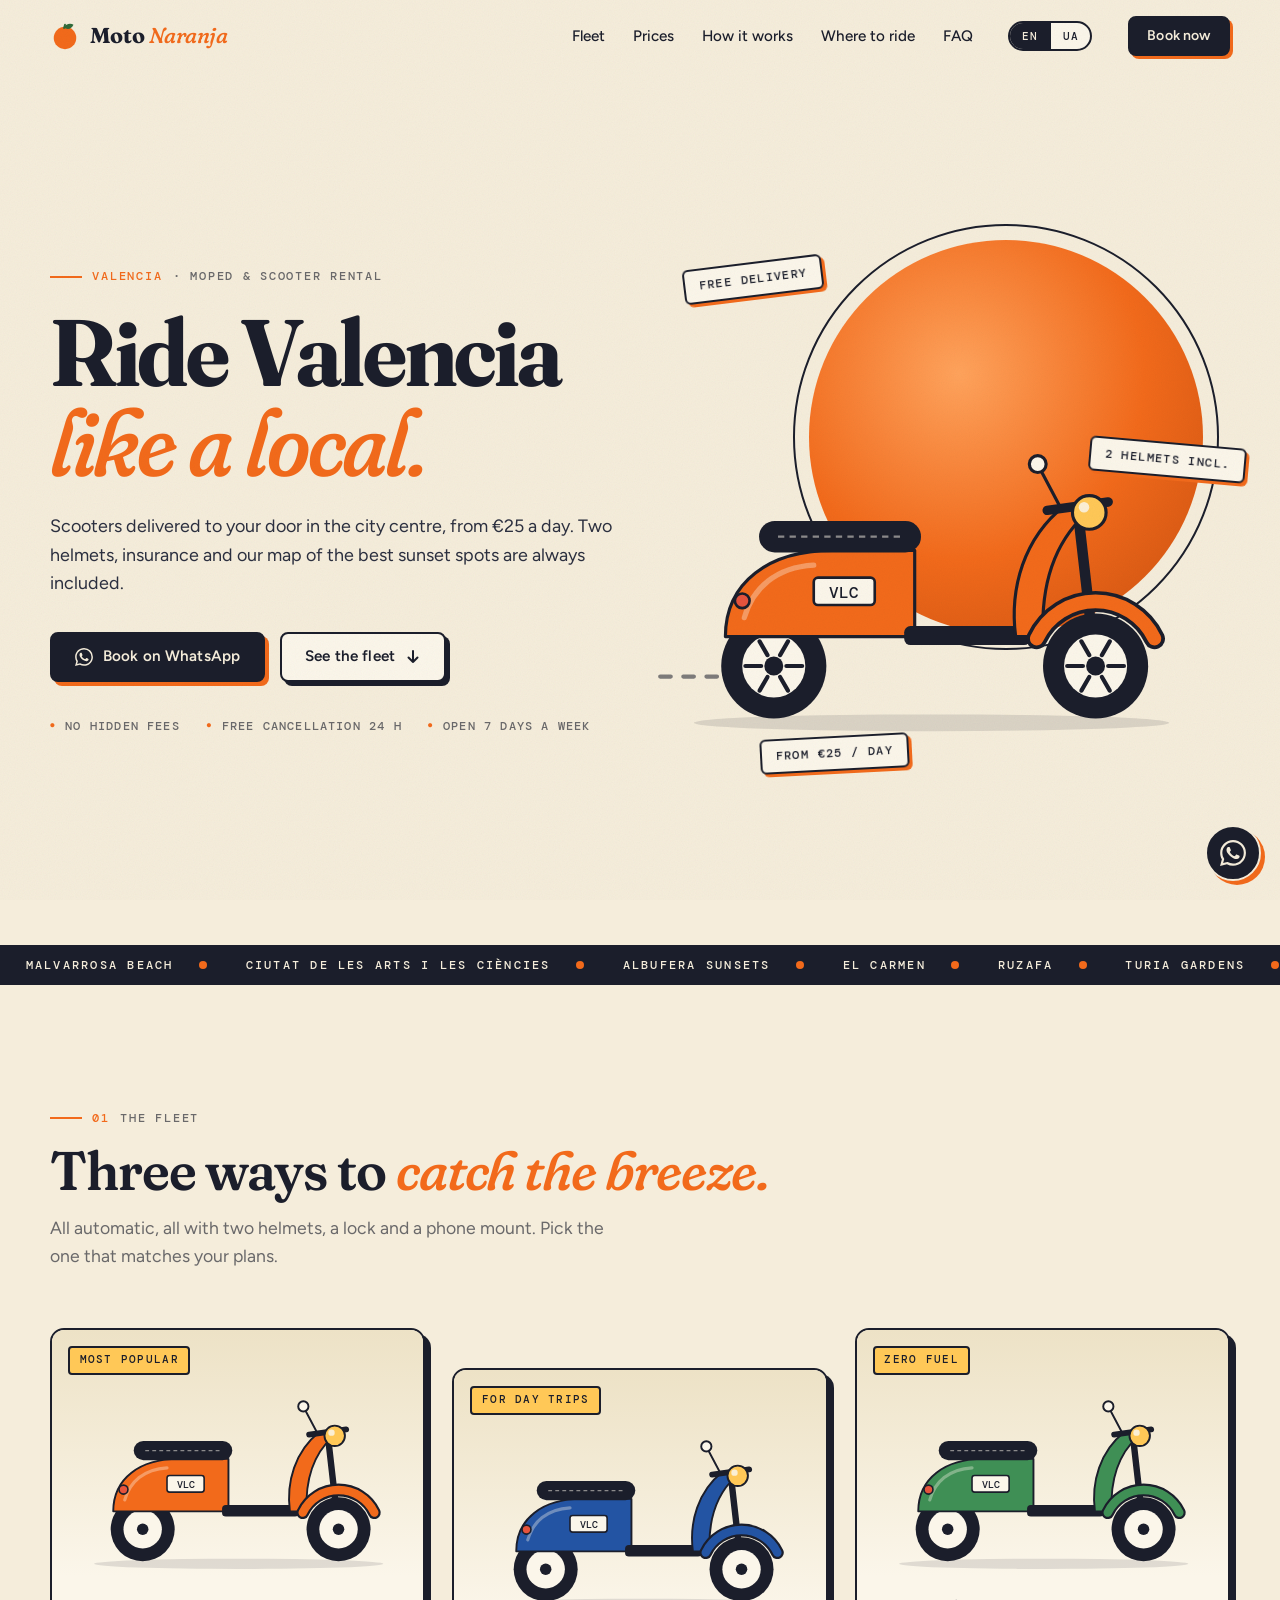
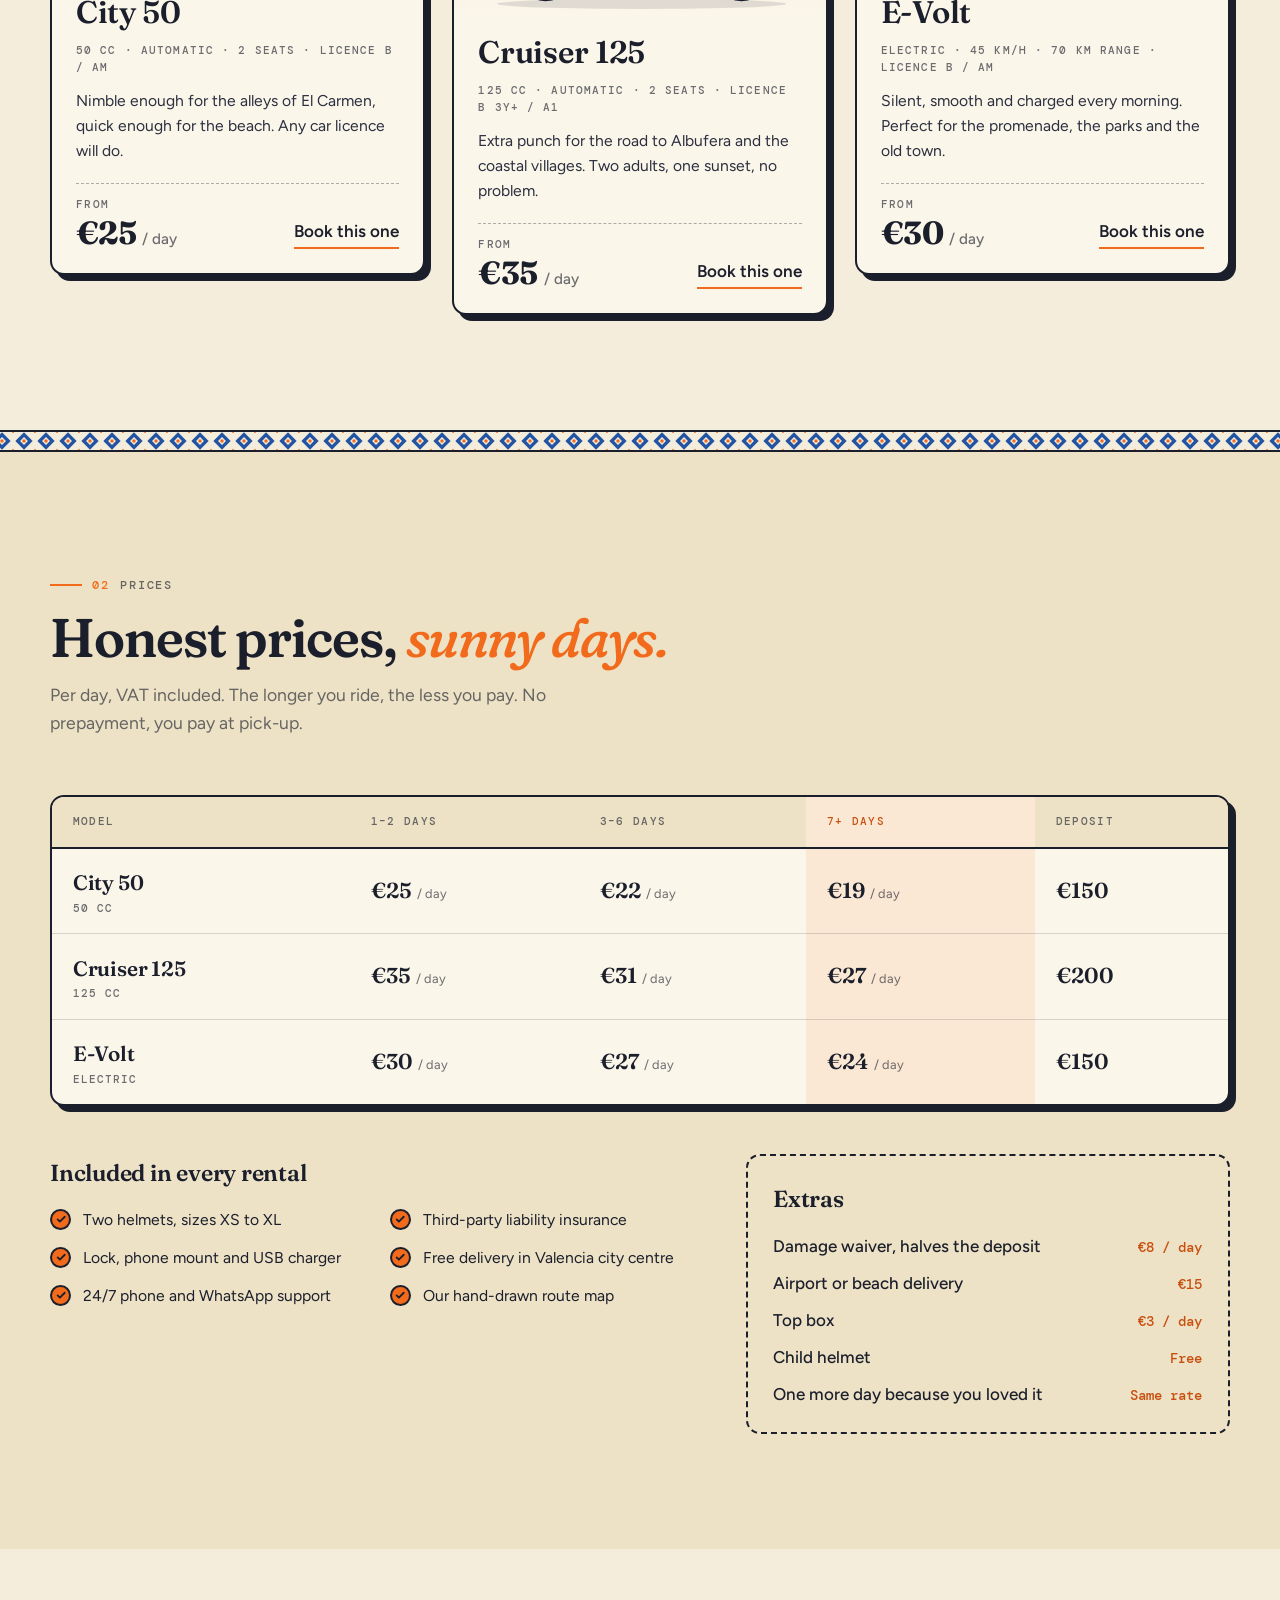
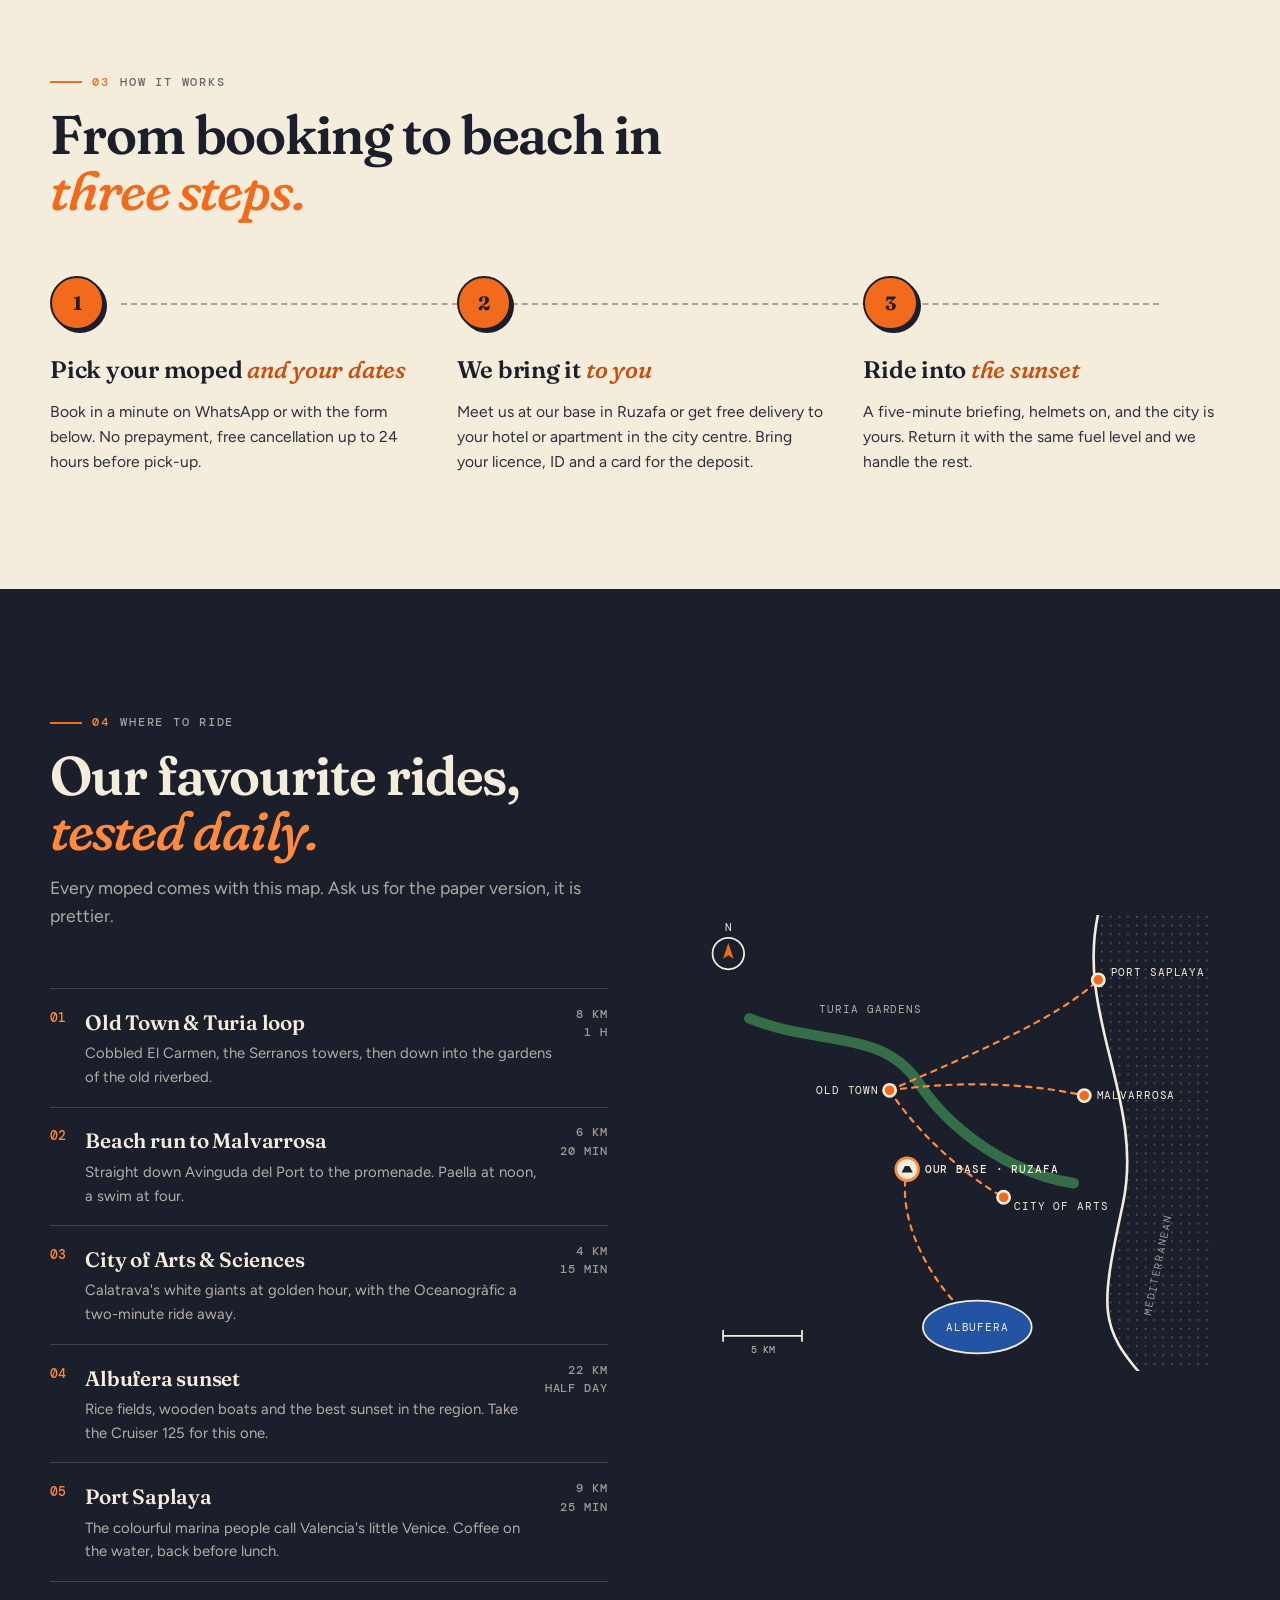
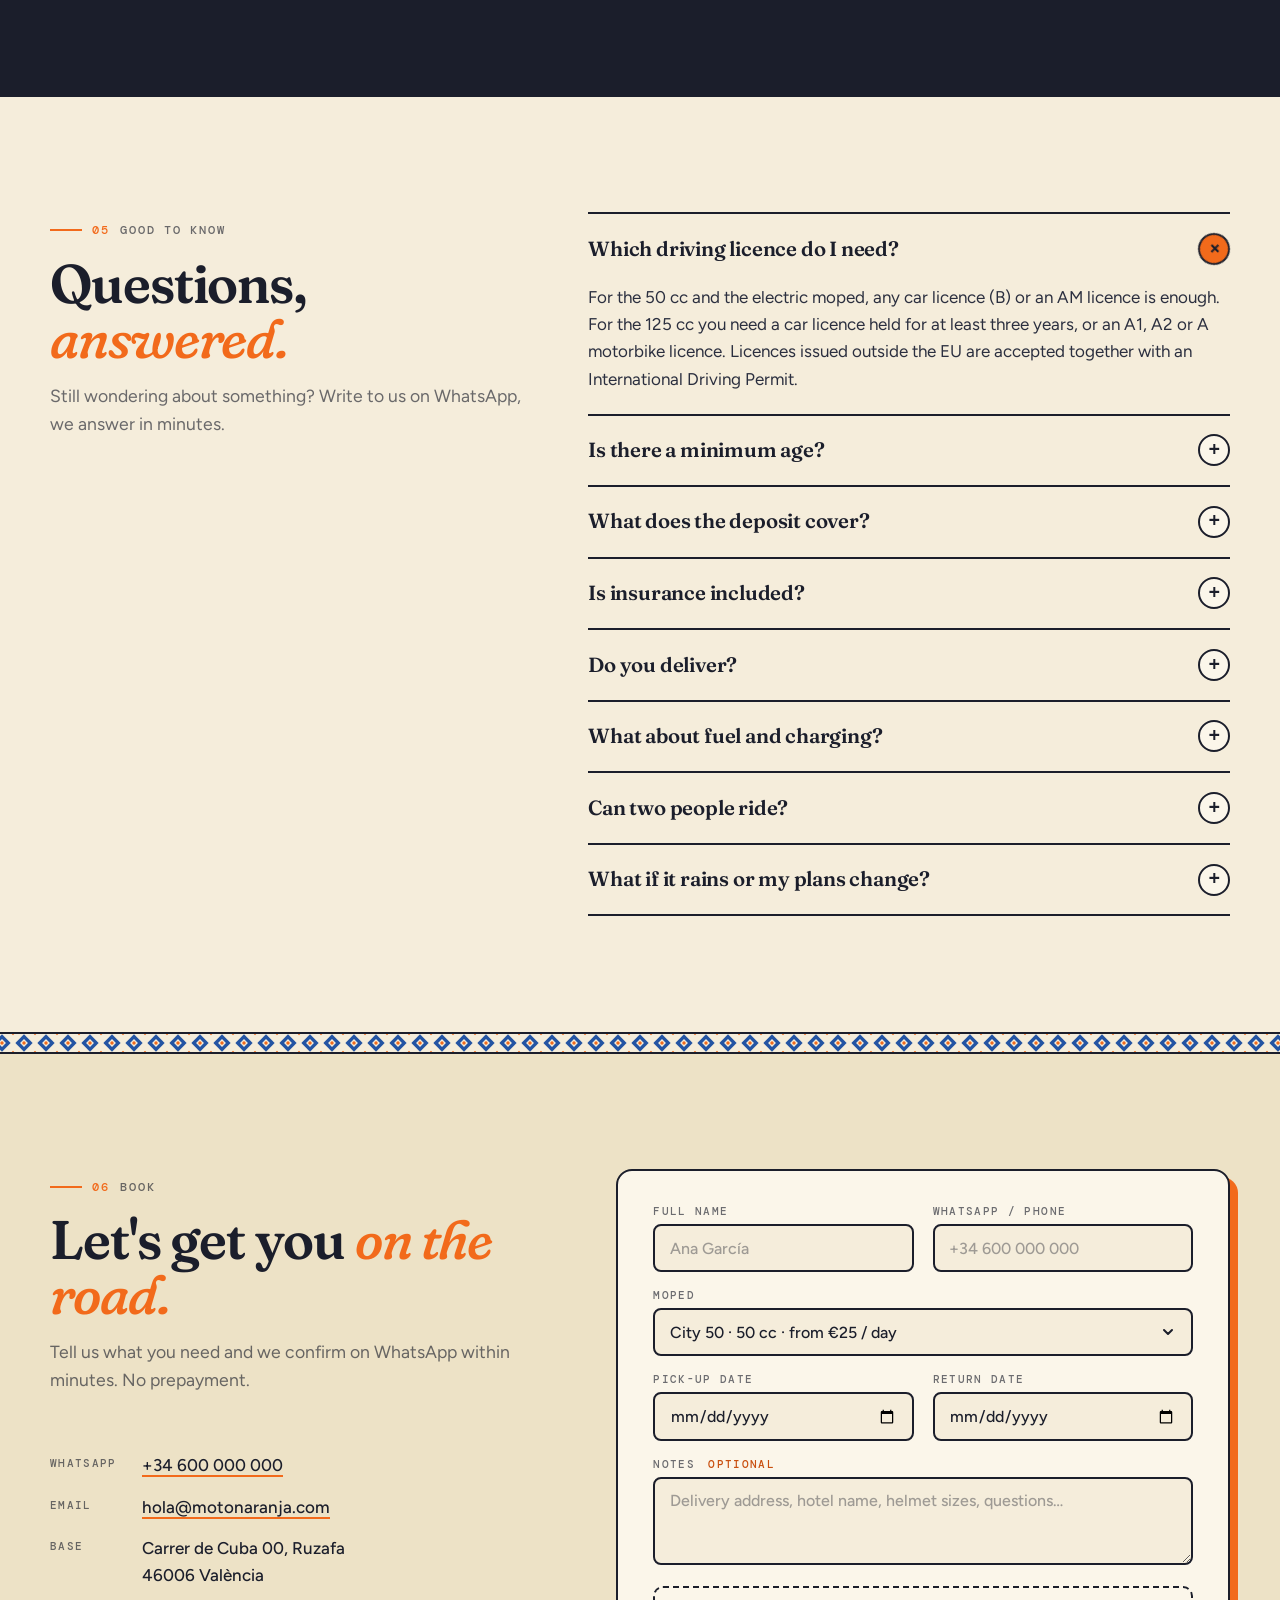
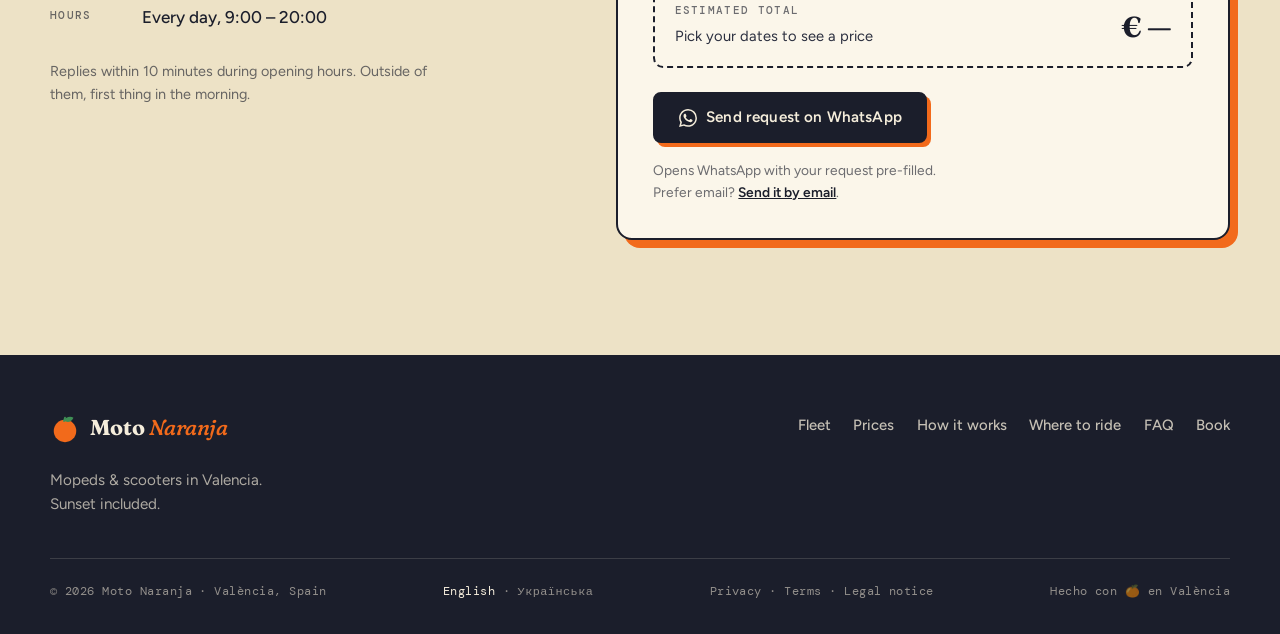
<file: index.html>
<!DOCTYPE html>
<html lang="en">
<head>
<meta charset="utf-8">
<meta name="viewport" content="width=device-width, initial-scale=1">
<title>Moto Naranja — Moped &amp; Scooter Rental in Valencia</title>
<meta name="description" content="Rent a moped or scooter in Valencia from €25 a day. Free delivery to your hotel in the city centre, two helmets and insurance included. Book on WhatsApp in a minute.">
<meta name="theme-color" content="#F26A1B">
<link rel="canonical" href="https://motonaranja.com/">
<link rel="alternate" hreflang="en" href="https://motonaranja.com/">
<link rel="alternate" hreflang="uk" href="https://motonaranja.com/uk/">
<link rel="alternate" hreflang="x-default" href="https://motonaranja.com/">
<meta property="og:type" content="website">
<meta property="og:title" content="Moto Naranja — Moped &amp; Scooter Rental in Valencia">
<meta property="og:description" content="Mopeds and scooters delivered to your door in Valencia, from €25 a day. Two helmets, insurance and the sunset included.">
<meta property="og:url" content="https://motonaranja.com/">
<meta property="og:locale" content="en_GB">
<link rel="icon" href="favicon.svg" type="image/svg+xml">
<link rel="preconnect" href="https://fonts.googleapis.com">
<link rel="preconnect" href="https://fonts.gstatic.com" crossorigin>
<link href="https://fonts.googleapis.com/css2?family=DM+Mono:wght@400;500&family=Figtree:wght@400;500;600;700&family=Fraunces:ital,opsz,wght,SOFT,WONK@0,9..144,500..900,0..100,0..1;1,9..144,500..900,0..100,0..1&display=swap" rel="stylesheet">
<link rel="stylesheet" href="assets/css/styles.css">
<script type="application/ld+json">
{
  "@context": "https://schema.org",
  "@type": "LocalBusiness",
  "name": "Moto Naranja",
  "description": "Moped and scooter rental in Valencia with free delivery in the city centre.",
  "url": "https://motonaranja.com/",
  "telephone": "+34600000000",
  "email": "hola@motonaranja.com",
  "priceRange": "€€",
  "address": {
    "@type": "PostalAddress",
    "streetAddress": "Carrer de Cuba 00",
    "addressLocality": "València",
    "postalCode": "46006",
    "addressCountry": "ES"
  },
  "areaServed": "València",
  "openingHoursSpecification": {
    "@type": "OpeningHoursSpecification",
    "dayOfWeek": ["Monday","Tuesday","Wednesday","Thursday","Friday","Saturday","Sunday"],
    "opens": "09:00",
    "closes": "20:00"
  }
}
</script>
</head>
<body>

<a class="skip" href="#main">Skip to content</a>

<!-- Shared scooter illustration. Colour it per instance with --moto. -->
<svg class="sprite" aria-hidden="true" focusable="false">
  <symbol id="scooter" viewBox="0 0 520 320">
    <ellipse cx="262" cy="306" rx="226" ry="8" style="fill:var(--ink)" opacity=".12"/>
    <path d="M402 112 L418 252" style="stroke:var(--ink)" stroke-width="10" stroke-linecap="round"/>
    <g>
      <circle cx="112" cy="252" r="50" style="fill:var(--ink)"/>
      <circle cx="112" cy="252" r="30" style="fill:var(--rim)"/>
      <circle cx="112" cy="252" r="9" style="fill:var(--ink)"/>
      <circle cx="418" cy="252" r="50" style="fill:var(--ink)"/>
      <circle cx="418" cy="252" r="30" style="fill:var(--rim)"/>
      <circle cx="418" cy="252" r="9" style="fill:var(--ink)"/>
    </g>
    <path d="M246 142 H168 C108 142 66 172 66 224 H246 Z" style="fill:var(--moto);stroke:var(--ink)" stroke-width="3" stroke-linejoin="round"/>
    <path d="M150 156 C114 158 92 178 84 206" fill="none" style="stroke:var(--rim)" stroke-width="5" stroke-linecap="round" opacity=".35"/>
    <rect x="236" y="214" width="120" height="18" rx="6" style="fill:var(--ink)"/>
    <path d="M342 224 C336 178 350 130 388 100 L408 108 C378 136 366 176 368 224 Z" style="fill:var(--moto);stroke:var(--ink)" stroke-width="3" stroke-linejoin="round"/>
    <path d="M362 226 A62 62 0 0 1 474 226" fill="none" style="stroke:var(--ink)" stroke-width="20" stroke-linecap="round"/>
    <path d="M362 226 A62 62 0 0 1 474 226" fill="none" style="stroke:var(--moto)" stroke-width="13" stroke-linecap="round"/>
    <path d="M372 104 L430 96" style="stroke:var(--ink)" stroke-width="9" stroke-linecap="round"/>
    <circle cx="412" cy="106" r="16" style="fill:var(--sol);stroke:var(--ink)" stroke-width="3"/>
    <circle cx="407" cy="101" r="5" style="fill:var(--rim)" opacity=".85"/>
    <path d="M384 100 L366 66" style="stroke:var(--ink)" stroke-width="3" stroke-linecap="round"/>
    <circle cx="363" cy="60" r="8" style="fill:var(--rim);stroke:var(--ink)" stroke-width="3"/>
    <rect x="98" y="114" width="154" height="30" rx="15" style="fill:var(--ink)"/>
    <path d="M116 129 H236" style="stroke:var(--rim)" stroke-width="2" stroke-dasharray="6 5" opacity=".5"/>
    <circle cx="82" cy="190" r="7" fill="#E5533D" style="stroke:var(--ink)" stroke-width="2.5"/>
    <rect x="150" y="168" width="58" height="26" rx="4" style="fill:var(--rim);stroke:var(--ink)" stroke-width="2.5"/>
    <text x="179" y="187" text-anchor="middle" font-family="DM Mono, ui-monospace, monospace" font-size="15" font-weight="500" style="fill:var(--ink)">VLC</text>
  </symbol>
</svg>

<header class="nav" id="top">
  <div class="wrap nav__inner">
    <a class="brand" href="#top" aria-label="Moto Naranja, home">
      <svg width="30" height="30" viewBox="0 0 32 32" aria-hidden="true">
        <circle cx="16" cy="18" r="12" fill="#F26A1B"/>
        <path d="M14.5 7c2.5-4.5 8-4.8 10.5-3-1.7 4.4-6.2 5.8-10.5 3z" fill="#2F6B3A"/>
        <path d="M15 7.5 16 4" stroke="#2F6B3A" stroke-width="2" stroke-linecap="round"/>
      </svg>
      <span>Moto <em>Naranja</em></span>
    </a>

    <button class="nav__toggle" type="button" aria-expanded="false" aria-controls="nav-menu" aria-label="Open menu">
      <span></span><span></span>
    </button>

    <nav class="nav__menu" id="nav-menu" aria-label="Main">
      <ul class="nav__links">
        <li><a href="#fleet">Fleet</a></li>
        <li><a href="#prices">Prices</a></li>
        <li><a href="#how">How it works</a></li>
        <li><a href="#explore">Where to ride</a></li>
        <li><a href="#faq">FAQ</a></li>
      </ul>
      <div class="lang" aria-label="Language">
        <a href="index.html" hreflang="en" lang="en" aria-current="page">EN</a>
        <a href="uk/index.html" hreflang="uk" lang="uk">UA</a>
      </div>
      <a class="btn btn--primary btn--sm" href="#book">Book now</a>
    </nav>
  </div>
</header>

<main id="main">

  <!-- ===================== HERO ===================== -->
  <section class="hero" aria-labelledby="hero-title">
    <div class="wrap hero__inner">
      <div class="hero__copy">
        <p class="eyebrow" data-stagger style="--i:0"><b>Valencia</b> · Moped &amp; scooter rental</p>
        <h1 id="hero-title" data-stagger style="--i:1">Ride Valencia<br><em>like a local.</em></h1>
        <p class="lede" data-stagger style="--i:2">Scooters delivered to your door in the city centre, from €25 a day. Two helmets, insurance and our map of the best sunset spots are always included.</p>
        <div class="hero__cta" data-stagger style="--i:3">
          <a class="btn btn--primary" href="https://wa.me/34600000000?text=Hola%20Moto%20Naranja!%20I%27d%20like%20to%20rent%20a%20moped%20in%20Valencia." target="_blank" rel="noopener">
            <svg width="18" height="18" viewBox="0 0 24 24" aria-hidden="true"><path fill="currentColor" d="M17.472 14.382c-.297-.149-1.758-.867-2.03-.967-.273-.099-.471-.148-.67.15-.197.297-.767.966-.94 1.164-.173.199-.347.223-.644.075-.297-.15-1.255-.463-2.39-1.475-.883-.788-1.48-1.761-1.653-2.059-.173-.297-.018-.458.13-.606.134-.133.298-.347.446-.52.149-.174.198-.298.298-.497.099-.198.05-.371-.025-.52-.075-.149-.669-1.612-.916-2.207-.242-.579-.487-.5-.669-.51-.173-.008-.371-.01-.57-.01-.198 0-.52.074-.792.372-.272.297-1.04 1.016-1.04 2.479 0 1.462 1.065 2.875 1.213 3.074.149.198 2.096 3.2 5.077 4.487.709.306 1.262.489 1.694.625.712.227 1.36.195 1.871.118.571-.085 1.758-.719 2.006-1.413.248-.694.248-1.289.173-1.413-.074-.124-.272-.198-.57-.347m-5.421 7.403h-.004a9.87 9.87 0 0 1-5.031-1.378l-.361-.214-3.741.982.998-3.648-.235-.374a9.86 9.86 0 0 1-1.51-5.26c.001-5.45 4.436-9.884 9.888-9.884 2.64 0 5.122 1.03 6.988 2.898a9.825 9.825 0 0 1 2.893 6.994c-.003 5.45-4.437 9.885-9.885 9.885m8.413-18.297A11.815 11.815 0 0 0 12.05 0C5.495 0 .16 5.335.157 11.892c0 2.096.547 4.142 1.588 5.945L.057 24l6.305-1.654a11.882 11.882 0 0 0 5.683 1.448h.005c6.554 0 11.89-5.335 11.893-11.893a11.821 11.821 0 0 0-3.48-8.413z"/></svg>
            Book on WhatsApp
          </a>
          <a class="btn" href="#fleet">
            See the fleet
            <svg width="16" height="16" viewBox="0 0 16 16" aria-hidden="true"><path d="M8 2v11M3.5 8.5 8 13l4.5-4.5" fill="none" stroke="currentColor" stroke-width="2" stroke-linecap="round" stroke-linejoin="round"/></svg>
          </a>
        </div>
        <ul class="hero__perks" data-stagger style="--i:4">
          <li>No hidden fees</li>
          <li>Free cancellation 24 h</li>
          <li>Open 7 days a week</li>
        </ul>
      </div>

      <div class="hero__art" aria-hidden="true">
        <div class="sun"></div>
        <svg class="moto-hero" viewBox="0 0 520 320" style="--moto:#F26A1B">
          <g class="trail">
            <path class="trail__dash" d="M-40 262 H72"/>
            <path class="speed" style="--d:0s" d="M8 150 H58"/>
            <path class="speed" style="--d:.35s" d="M-6 178 H36"/>
            <path class="speed" style="--d:.7s" d="M14 206 H60"/>
          </g>
          <g class="bob">
            <use href="#scooter"/>
            <g class="spokes" style="transform-origin:112px 252px">
              <path d="M124 252 H139"/><path d="M124 252 H139" transform="rotate(60 112 252)"/><path d="M124 252 H139" transform="rotate(120 112 252)"/>
              <path d="M124 252 H139" transform="rotate(180 112 252)"/><path d="M124 252 H139" transform="rotate(240 112 252)"/><path d="M124 252 H139" transform="rotate(300 112 252)"/>
            </g>
            <g class="spokes" style="transform-origin:418px 252px">
              <path d="M430 252 H445"/><path d="M430 252 H445" transform="rotate(60 418 252)"/><path d="M430 252 H445" transform="rotate(120 418 252)"/>
              <path d="M430 252 H445" transform="rotate(180 418 252)"/><path d="M430 252 H445" transform="rotate(240 418 252)"/><path d="M430 252 H445" transform="rotate(300 418 252)"/>
            </g>
          </g>
        </svg>
        <span class="stamp stamp--1">Free delivery</span>
        <span class="stamp stamp--2">2 helmets incl.</span>
        <span class="stamp stamp--3">From €25 / day</span>
      </div>
    </div>
  </section>

  <!-- ===================== TICKER ===================== -->
  <div class="ticker" aria-hidden="true">
    <div class="ticker__track">
      <span>Malvarrosa Beach</span><span>Ciutat de les Arts i les Ciències</span><span>Albufera sunsets</span><span>El Carmen</span><span>Ruzafa</span><span>Turia Gardens</span><span>Port Saplaya</span><span>Mercado Central</span><span>El Cabanyal</span>
      <span>Malvarrosa Beach</span><span>Ciutat de les Arts i les Ciències</span><span>Albufera sunsets</span><span>El Carmen</span><span>Ruzafa</span><span>Turia Gardens</span><span>Port Saplaya</span><span>Mercado Central</span><span>El Cabanyal</span>
    </div>
  </div>

  <!-- ===================== FLEET ===================== -->
  <section id="fleet" class="section" aria-labelledby="fleet-title">
    <div class="wrap">
      <div class="section__head" data-reveal>
        <p class="eyebrow"><b>01</b> The fleet</p>
        <h2 id="fleet-title">Three ways to <em>catch the breeze.</em></h2>
        <p class="lede">All automatic, all with two helmets, a lock and a phone mount. Pick the one that matches your plans.</p>
      </div>

      <div class="fleet">
        <article class="card" data-reveal style="--delay:0ms">
          <span class="card__tag">Most popular</span>
          <div class="card__art">
            <svg class="moto" viewBox="0 0 520 320" style="--moto:#F26A1B" role="img" aria-label="Orange 50 cc scooter"><use href="#scooter"/></svg>
          </div>
          <div class="card__body">
            <h3>City 50</h3>
            <p class="card__spec">50 cc · Automatic · 2 seats · Licence B / AM</p>
            <p>Nimble enough for the alleys of El Carmen, quick enough for the beach. Any car licence will do.</p>
            <div class="card__foot">
              <p class="price"><small>From</small>€25 <span>/ day</span></p>
              <a class="link-arrow" href="#book" data-model="City 50">Book this one</a>
            </div>
          </div>
        </article>

        <article class="card" data-reveal style="--delay:120ms">
          <span class="card__tag">For day trips</span>
          <div class="card__art">
            <svg class="moto" viewBox="0 0 520 320" style="--moto:#2354A3" role="img" aria-label="Blue 125 cc scooter"><use href="#scooter"/></svg>
          </div>
          <div class="card__body">
            <h3>Cruiser 125</h3>
            <p class="card__spec">125 cc · Automatic · 2 seats · Licence B 3y+ / A1</p>
            <p>Extra punch for the road to Albufera and the coastal villages. Two adults, one sunset, no problem.</p>
            <div class="card__foot">
              <p class="price"><small>From</small>€35 <span>/ day</span></p>
              <a class="link-arrow" href="#book" data-model="Cruiser 125">Book this one</a>
            </div>
          </div>
        </article>

        <article class="card" data-reveal style="--delay:240ms">
          <span class="card__tag">Zero fuel</span>
          <div class="card__art">
            <svg class="moto" viewBox="0 0 520 320" style="--moto:#3F8F55" role="img" aria-label="Green electric moped"><use href="#scooter"/></svg>
          </div>
          <div class="card__body">
            <h3>E-Volt</h3>
            <p class="card__spec">Electric · 45 km/h · 70 km range · Licence B / AM</p>
            <p>Silent, smooth and charged every morning. Perfect for the promenade, the parks and the old town.</p>
            <div class="card__foot">
              <p class="price"><small>From</small>€30 <span>/ day</span></p>
              <a class="link-arrow" href="#book" data-model="E-Volt">Book this one</a>
            </div>
          </div>
        </article>
      </div>
    </div>
  </section>

  <div class="band" aria-hidden="true"></div>

  <!-- ===================== PRICES ===================== -->
  <section id="prices" class="section prices" aria-labelledby="prices-title">
    <div class="wrap">
      <div class="section__head" data-reveal>
        <p class="eyebrow"><b>02</b> Prices</p>
        <h2 id="prices-title">Honest prices, <em>sunny days.</em></h2>
        <p class="lede">Per day, VAT included. The longer you ride, the less you pay. No prepayment, you pay at pick-up.</p>
      </div>

      <div class="table-wrap" data-reveal>
        <table>
          <thead>
            <tr>
              <th scope="col">Model</th>
              <th scope="col">1–2 days</th>
              <th scope="col">3–6 days</th>
              <th scope="col" class="best">7+ days</th>
              <th scope="col">Deposit</th>
            </tr>
          </thead>
          <tbody>
            <tr>
              <th scope="row">City 50 <small>50 cc</small></th>
              <td class="num">€25 <span>/ day</span></td>
              <td class="num">€22 <span>/ day</span></td>
              <td class="num best">€19 <span>/ day</span></td>
              <td class="num">€150</td>
            </tr>
            <tr>
              <th scope="row">Cruiser 125 <small>125 cc</small></th>
              <td class="num">€35 <span>/ day</span></td>
              <td class="num">€31 <span>/ day</span></td>
              <td class="num best">€27 <span>/ day</span></td>
              <td class="num">€200</td>
            </tr>
            <tr>
              <th scope="row">E-Volt <small>Electric</small></th>
              <td class="num">€30 <span>/ day</span></td>
              <td class="num">€27 <span>/ day</span></td>
              <td class="num best">€24 <span>/ day</span></td>
              <td class="num">€150</td>
            </tr>
          </tbody>
        </table>
      </div>
      <p class="table-hint" aria-hidden="true">Swipe the table to see all rates →</p>

      <div class="prices__grid">
        <div data-reveal>
          <h3 class="h3">Included in every rental</h3>
          <ul class="checklist">
            <li>Two helmets, sizes XS to XL</li>
            <li>Third-party liability insurance</li>
            <li>Lock, phone mount and USB charger</li>
            <li>Free delivery in Valencia city centre</li>
            <li>24/7 phone and WhatsApp support</li>
            <li>Our hand-drawn route map</li>
          </ul>
        </div>
        <div class="extras" data-reveal>
          <h3 class="h3">Extras</h3>
          <dl>
            <dt>Damage waiver, halves the deposit</dt><dd>€8 / day</dd>
            <dt>Airport or beach delivery</dt><dd>€15</dd>
            <dt>Top box</dt><dd>€3 / day</dd>
            <dt>Child helmet</dt><dd>Free</dd>
            <dt>One more day because you loved it</dt><dd>Same rate</dd>
          </dl>
        </div>
      </div>
    </div>
  </section>

  <!-- ===================== HOW IT WORKS ===================== -->
  <section id="how" class="section" aria-labelledby="how-title">
    <div class="wrap">
      <div class="section__head" data-reveal>
        <p class="eyebrow"><b>03</b> How it works</p>
        <h2 id="how-title">From booking to beach in <em>three steps.</em></h2>
      </div>

      <ol class="steps">
        <li class="step" data-reveal style="--delay:0ms">
          <span class="step__num">1</span>
          <div>
            <h3>Pick your moped <em>and your dates</em></h3>
            <p>Book in a minute on WhatsApp or with the form below. No prepayment, free cancellation up to 24 hours before pick-up.</p>
          </div>
        </li>
        <li class="step" data-reveal style="--delay:120ms">
          <span class="step__num">2</span>
          <div>
            <h3>We bring it <em>to you</em></h3>
            <p>Meet us at our base in Ruzafa or get free delivery to your hotel or apartment in the city centre. Bring your licence, ID and a card for the deposit.</p>
          </div>
        </li>
        <li class="step" data-reveal style="--delay:240ms">
          <span class="step__num">3</span>
          <div>
            <h3>Ride into <em>the sunset</em></h3>
            <p>A five-minute briefing, helmets on, and the city is yours. Return it with the same fuel level and we handle the rest.</p>
          </div>
        </li>
      </ol>
    </div>
  </section>

  <!-- ===================== EXPLORE ===================== -->
  <section id="explore" class="section explore" aria-labelledby="explore-title">
    <div class="wrap explore__grid">
      <div>
        <div class="section__head" data-reveal>
          <p class="eyebrow"><b>04</b> Where to ride</p>
          <h2 id="explore-title">Our favourite rides, <em>tested daily.</em></h2>
          <p class="lede">Every moped comes with this map. Ask us for the paper version, it is prettier.</p>
        </div>

        <ol class="rides" data-reveal>
          <li>
            <span class="rides__idx">01</span>
            <div><h3>Old Town &amp; Turia loop</h3><p>Cobbled El Carmen, the Serranos towers, then down into the gardens of the old riverbed.</p></div>
            <span class="rides__meta"><b>8 km</b><b>1 h</b></span>
          </li>
          <li>
            <span class="rides__idx">02</span>
            <div><h3>Beach run to Malvarrosa</h3><p>Straight down Avinguda del Port to the promenade. Paella at noon, a swim at four.</p></div>
            <span class="rides__meta"><b>6 km</b><b>20 min</b></span>
          </li>
          <li>
            <span class="rides__idx">03</span>
            <div><h3>City of Arts &amp; Sciences</h3><p>Calatrava's white giants at golden hour, with the Oceanogràfic a two-minute ride away.</p></div>
            <span class="rides__meta"><b>4 km</b><b>15 min</b></span>
          </li>
          <li>
            <span class="rides__idx">04</span>
            <div><h3>Albufera sunset</h3><p>Rice fields, wooden boats and the best sunset in the region. Take the Cruiser 125 for this one.</p></div>
            <span class="rides__meta"><b>22 km</b><b>Half day</b></span>
          </li>
          <li>
            <span class="rides__idx">05</span>
            <div><h3>Port Saplaya</h3><p>The colourful marina people call Valencia's little Venice. Coffee on the water, back before lunch.</p></div>
            <span class="rides__meta"><b>9 km</b><b>25 min</b></span>
          </li>
        </ol>
      </div>

      <div class="explore__map" data-reveal>
        <svg class="map" viewBox="0 0 600 520" aria-hidden="true">
          <defs>
            <pattern id="sea" width="10" height="10" patternUnits="userSpaceOnUse">
              <circle cx="2" cy="2" r="1.1" fill="#F5EDDB" opacity=".28"/>
            </pattern>
          </defs>
          <path d="M470 -10 C 438 110, 522 210, 496 330 S 468 470, 522 530 L 610 530 L 610 -10 Z" fill="url(#sea)"/>
          <path d="M470 -10 C 438 110, 522 210, 496 330 S 468 470, 522 530" fill="none" stroke="#F5EDDB" stroke-width="3" stroke-linecap="round"/>
          <path d="M70 118 C 150 150, 220 130, 262 190 C 302 250, 372 296, 440 306" fill="none" stroke="#3F8F55" stroke-width="12" stroke-linecap="round" opacity=".7"/>
          <g fill="none" stroke="#FF8A3D" stroke-width="2.5" stroke-dasharray="6 7" stroke-linecap="round">
            <path d="M230 200 C 300 190, 380 190, 452 206"/>
            <path d="M230 200 C 262 250, 320 300, 360 322"/>
            <path d="M230 200 C 320 160, 420 120, 468 74"/>
            <path d="M250 290 C 236 350, 282 428, 326 462"/>
          </g>
          <ellipse cx="330" cy="470" rx="62" ry="30" fill="#2354A3" stroke="#F5EDDB" stroke-width="2"/>
          <g class="map__pins" fill="#F26A1B" stroke="#F5EDDB" stroke-width="3">
            <circle cx="230" cy="200" r="7"/>
            <circle cx="452" cy="206" r="7"/>
            <circle cx="360" cy="322" r="7"/>
            <circle cx="468" cy="74" r="7"/>
          </g>
          <g transform="translate(250 290)">
            <circle r="13" fill="#F5EDDB"/>
            <circle r="13" fill="none" stroke="#FF8A3D" stroke-width="3" class="map__pulse"/>
            <path d="M-5 3 l3 -6 h4 l3 6z M-6 3h12" fill="#1B1E2B" stroke="#1B1E2B" stroke-width="1.5" stroke-linejoin="round"/>
          </g>
          <g font-family="DM Mono, ui-monospace, monospace" font-size="12" letter-spacing="1" fill="#F5EDDB">
            <text x="218" y="204" text-anchor="end">OLD TOWN</text>
            <text x="466" y="210">MALVARROSA</text>
            <text x="372" y="336">CITY OF ARTS</text>
            <text x="482" y="70">PORT SAPLAYA</text>
            <text x="330" y="474" text-anchor="middle">ALBUFERA</text>
            <text x="270" y="294" font-weight="500">OUR BASE · RUZAFA</text>
            <text x="150" y="112" opacity=".7">TURIA GARDENS</text>
            <text x="540" y="400" text-anchor="middle" opacity=".6" transform="rotate(-78 540 400)">MEDITERRANEAN</text>
          </g>
          <g transform="translate(46 44)" stroke="#F5EDDB" stroke-width="2" fill="none" stroke-linecap="round" stroke-linejoin="round">
            <circle r="18"/>
            <path d="M0 -12 L6 6 L0 2 L-6 6 Z" fill="#F26A1B" stroke="none"/>
            <text x="0" y="-26" text-anchor="middle" font-family="DM Mono, ui-monospace, monospace" font-size="12" fill="#F5EDDB" stroke="none">N</text>
          </g>
          <g transform="translate(40 480)" stroke="#F5EDDB" stroke-width="2" fill="none" stroke-linecap="round">
            <path d="M0 0 H90 M0 -6 V6 M90 -6 V6"/>
            <text x="45" y="20" text-anchor="middle" font-family="DM Mono, ui-monospace, monospace" font-size="11" fill="#F5EDDB" stroke="none" opacity=".8">5 KM</text>
          </g>
        </svg>
      </div>
    </div>
  </section>

  <!-- ===================== FAQ ===================== -->
  <section id="faq" class="section faq" aria-labelledby="faq-title">
    <div class="wrap faq__grid">
      <div class="section__head" data-reveal>
        <p class="eyebrow"><b>05</b> Good to know</p>
        <h2 id="faq-title">Questions, <em>answered.</em></h2>
        <p class="lede">Still wondering about something? Write to us on WhatsApp, we answer in minutes.</p>
      </div>

      <div class="faq__list" data-reveal>
        <details open>
          <summary>Which driving licence do I need?</summary>
          <p>For the 50 cc and the electric moped, any car licence (B) or an AM licence is enough. For the 125 cc you need a car licence held for at least three years, or an A1, A2 or A motorbike licence. Licences issued outside the EU are accepted together with an International Driving Permit.</p>
        </details>
        <details>
          <summary>Is there a minimum age?</summary>
          <p>18 for the 50 cc and electric models, 21 for the 125 cc. You will also need a valid ID or passport and a debit or credit card for the deposit.</p>
        </details>
        <details>
          <summary>What does the deposit cover?</summary>
          <p>The deposit, €150 to €200 depending on the model, is held on your card and released at drop-off. It covers small damage, a lost helmet or a missing lock. Add the damage waiver for €8 a day and the deposit is halved.</p>
        </details>
        <details>
          <summary>Is insurance included?</summary>
          <p>Yes. Every rental includes third-party liability insurance, as required by Spanish law. Roadside assistance within Valencia is included too, just call us.</p>
        </details>
        <details>
          <summary>Do you deliver?</summary>
          <p>Delivery and collection are free anywhere in Valencia city centre, every day from 9:00 to 20:00. Airport, Malvarrosa and Patacona deliveries are €15.</p>
        </details>
        <details>
          <summary>What about fuel and charging?</summary>
          <p>Petrol mopeds go out with a full tank and come back with a full tank. The nearest petrol station is 400 m from our base. The E-Volt is charged every morning and does around 70 km on one charge, enough for a full day in the city.</p>
        </details>
        <details>
          <summary>Can two people ride?</summary>
          <p>Yes. All our mopeds are two-seaters and come with two helmets at no extra cost.</p>
        </details>
        <details>
          <summary>What if it rains or my plans change?</summary>
          <p>Valencia has around 300 sunny days a year, but if the forecast turns you can move your booking to another day or cancel for free up to 24 hours before pick-up.</p>
        </details>
      </div>
    </div>
  </section>

  <div class="band" aria-hidden="true"></div>

  <!-- ===================== BOOK ===================== -->
  <section id="book" class="section book" aria-labelledby="book-title">
    <div class="wrap book__grid">
      <div class="contact" data-reveal>
        <div class="section__head">
          <p class="eyebrow"><b>06</b> Book</p>
          <h2 id="book-title">Let's get you <em>on the road.</em></h2>
          <p class="lede">Tell us what you need and we confirm on WhatsApp within minutes. No prepayment.</p>
        </div>
        <dl>
          <dt>WhatsApp</dt>
          <dd><a href="https://wa.me/34600000000" target="_blank" rel="noopener">+34 600 000 000</a></dd>
          <dt>Email</dt>
          <dd><a href="mailto:hola@motonaranja.com">hola@motonaranja.com</a></dd>
          <dt>Base</dt>
          <dd>Carrer de Cuba 00, Ruzafa<br>46006 València</dd>
          <dt>Hours</dt>
          <dd>Every day, 9:00 – 20:00</dd>
        </dl>
        <p class="contact__note">Replies within 10 minutes during opening hours. Outside of them, first thing in the morning.</p>
      </div>

      <form class="form" id="booking" data-reveal novalidate>
        <div class="form__grid">
          <div class="field">
            <label for="f-name">Full name</label>
            <input id="f-name" name="fullname" type="text" autocomplete="name" required placeholder="Ana García">
          </div>
          <div class="field">
            <label for="f-phone">WhatsApp / phone</label>
            <input id="f-phone" name="phone" type="tel" autocomplete="tel" inputmode="tel" placeholder="+34 600 000 000">
          </div>
          <div class="field field--full">
            <label for="f-model">Moped</label>
            <select id="f-model" name="model" required>
              <option value="City 50">City 50 · 50 cc · from €25 / day</option>
              <option value="Cruiser 125">Cruiser 125 · 125 cc · from €35 / day</option>
              <option value="E-Volt">E-Volt · electric · from €30 / day</option>
            </select>
          </div>
          <div class="field">
            <label for="f-pickup">Pick-up date</label>
            <input id="f-pickup" name="pickup" type="date" required>
          </div>
          <div class="field">
            <label for="f-dropoff">Return date</label>
            <input id="f-dropoff" name="dropoff" type="date" required>
          </div>
          <div class="field field--full">
            <label for="f-notes">Notes <span class="opt">optional</span></label>
            <textarea id="f-notes" name="notes" rows="3" placeholder="Delivery address, hotel name, helmet sizes, questions…"></textarea>
          </div>
        </div>

        <div class="estimate" aria-live="polite">
          <div>
            <span class="estimate__label">Estimated total</span>
            <span class="estimate__detail" id="est-detail">Pick your dates to see a price</span>
          </div>
          <strong id="est-total">€ —</strong>
        </div>

        <div class="form__actions">
          <button class="btn btn--primary" type="submit">
            <svg width="18" height="18" viewBox="0 0 24 24" aria-hidden="true"><path fill="currentColor" d="M17.472 14.382c-.297-.149-1.758-.867-2.03-.967-.273-.099-.471-.148-.67.15-.197.297-.767.966-.94 1.164-.173.199-.347.223-.644.075-.297-.15-1.255-.463-2.39-1.475-.883-.788-1.48-1.761-1.653-2.059-.173-.297-.018-.458.13-.606.134-.133.298-.347.446-.52.149-.174.198-.298.298-.497.099-.198.05-.371-.025-.52-.075-.149-.669-1.612-.916-2.207-.242-.579-.487-.5-.669-.51-.173-.008-.371-.01-.57-.01-.198 0-.52.074-.792.372-.272.297-1.04 1.016-1.04 2.479 0 1.462 1.065 2.875 1.213 3.074.149.198 2.096 3.2 5.077 4.487.709.306 1.262.489 1.694.625.712.227 1.36.195 1.871.118.571-.085 1.758-.719 2.006-1.413.248-.694.248-1.289.173-1.413-.074-.124-.272-.198-.57-.347m-5.421 7.403h-.004a9.87 9.87 0 0 1-5.031-1.378l-.361-.214-3.741.982.998-3.648-.235-.374a9.86 9.86 0 0 1-1.51-5.26c.001-5.45 4.436-9.884 9.888-9.884 2.64 0 5.122 1.03 6.988 2.898a9.825 9.825 0 0 1 2.893 6.994c-.003 5.45-4.437 9.885-9.885 9.885m8.413-18.297A11.815 11.815 0 0 0 12.05 0C5.495 0 .16 5.335.157 11.892c0 2.096.547 4.142 1.588 5.945L.057 24l6.305-1.654a11.882 11.882 0 0 0 5.683 1.448h.005c6.554 0 11.89-5.335 11.893-11.893a11.821 11.821 0 0 0-3.48-8.413z"/></svg>
            Send request on WhatsApp
          </button>
          <p class="form__note">Opens WhatsApp with your request pre-filled. Prefer email? <a id="mail-link" href="mailto:hola@motonaranja.com?subject=Moped%20booking">Send it by email</a>.</p>
        </div>
        <p class="form__error" id="form-error" hidden></p>
      </form>
    </div>
  </section>

</main>

<footer class="footer">
  <div class="wrap">
    <div class="footer__grid">
      <div>
        <a class="brand" href="#top">
          <svg width="30" height="30" viewBox="0 0 32 32" aria-hidden="true">
            <circle cx="16" cy="18" r="12" fill="#F26A1B"/>
            <path d="M14.5 7c2.5-4.5 8-4.8 10.5-3-1.7 4.4-6.2 5.8-10.5 3z" fill="#3F8F55"/>
            <path d="M15 7.5 16 4" stroke="#3F8F55" stroke-width="2" stroke-linecap="round"/>
          </svg>
          <span>Moto <em>Naranja</em></span>
        </a>
        <p class="footer__tagline">Mopeds &amp; scooters in Valencia.<br>Sunset included.</p>
      </div>
      <ul class="footer__links">
        <li><a href="#fleet">Fleet</a></li>
        <li><a href="#prices">Prices</a></li>
        <li><a href="#how">How it works</a></li>
        <li><a href="#explore">Where to ride</a></li>
        <li><a href="#faq">FAQ</a></li>
        <li><a href="#book">Book</a></li>
      </ul>
    </div>
    <div class="footer__bottom">
      <span>© <span id="year">2026</span> Moto Naranja · València, Spain</span>
      <span class="footer__lang"><a href="index.html" hreflang="en" lang="en" aria-current="page">English</a> · <a href="uk/index.html" hreflang="uk" lang="uk">Українська</a></span>
      <span><a href="#">Privacy</a> · <a href="#">Terms</a> · <a href="#">Legal notice</a></span>
      <span>Hecho con 🍊 en València</span>
    </div>
  </div>
</footer>

<a class="wa-float" href="https://wa.me/34600000000?text=Hola%20Moto%20Naranja!%20I%27d%20like%20to%20rent%20a%20moped%20in%20Valencia." target="_blank" rel="noopener" aria-label="Chat on WhatsApp">
  <svg width="26" height="26" viewBox="0 0 24 24" aria-hidden="true"><path fill="currentColor" d="M17.472 14.382c-.297-.149-1.758-.867-2.03-.967-.273-.099-.471-.148-.67.15-.197.297-.767.966-.94 1.164-.173.199-.347.223-.644.075-.297-.15-1.255-.463-2.39-1.475-.883-.788-1.48-1.761-1.653-2.059-.173-.297-.018-.458.13-.606.134-.133.298-.347.446-.52.149-.174.198-.298.298-.497.099-.198.05-.371-.025-.52-.075-.149-.669-1.612-.916-2.207-.242-.579-.487-.5-.669-.51-.173-.008-.371-.01-.57-.01-.198 0-.52.074-.792.372-.272.297-1.04 1.016-1.04 2.479 0 1.462 1.065 2.875 1.213 3.074.149.198 2.096 3.2 5.077 4.487.709.306 1.262.489 1.694.625.712.227 1.36.195 1.871.118.571-.085 1.758-.719 2.006-1.413.248-.694.248-1.289.173-1.413-.074-.124-.272-.198-.57-.347m-5.421 7.403h-.004a9.87 9.87 0 0 1-5.031-1.378l-.361-.214-3.741.982.998-3.648-.235-.374a9.86 9.86 0 0 1-1.51-5.26c.001-5.45 4.436-9.884 9.888-9.884 2.64 0 5.122 1.03 6.988 2.898a9.825 9.825 0 0 1 2.893 6.994c-.003 5.45-4.437 9.885-9.885 9.885m8.413-18.297A11.815 11.815 0 0 0 12.05 0C5.495 0 .16 5.335.157 11.892c0 2.096.547 4.142 1.588 5.945L.057 24l6.305-1.654a11.882 11.882 0 0 0 5.683 1.448h.005c6.554 0 11.89-5.335 11.893-11.893a11.821 11.821 0 0 0-3.48-8.413z"/></svg>
</a>

<script src="assets/js/main.js" defer></script>
</body>
</html>
</file>
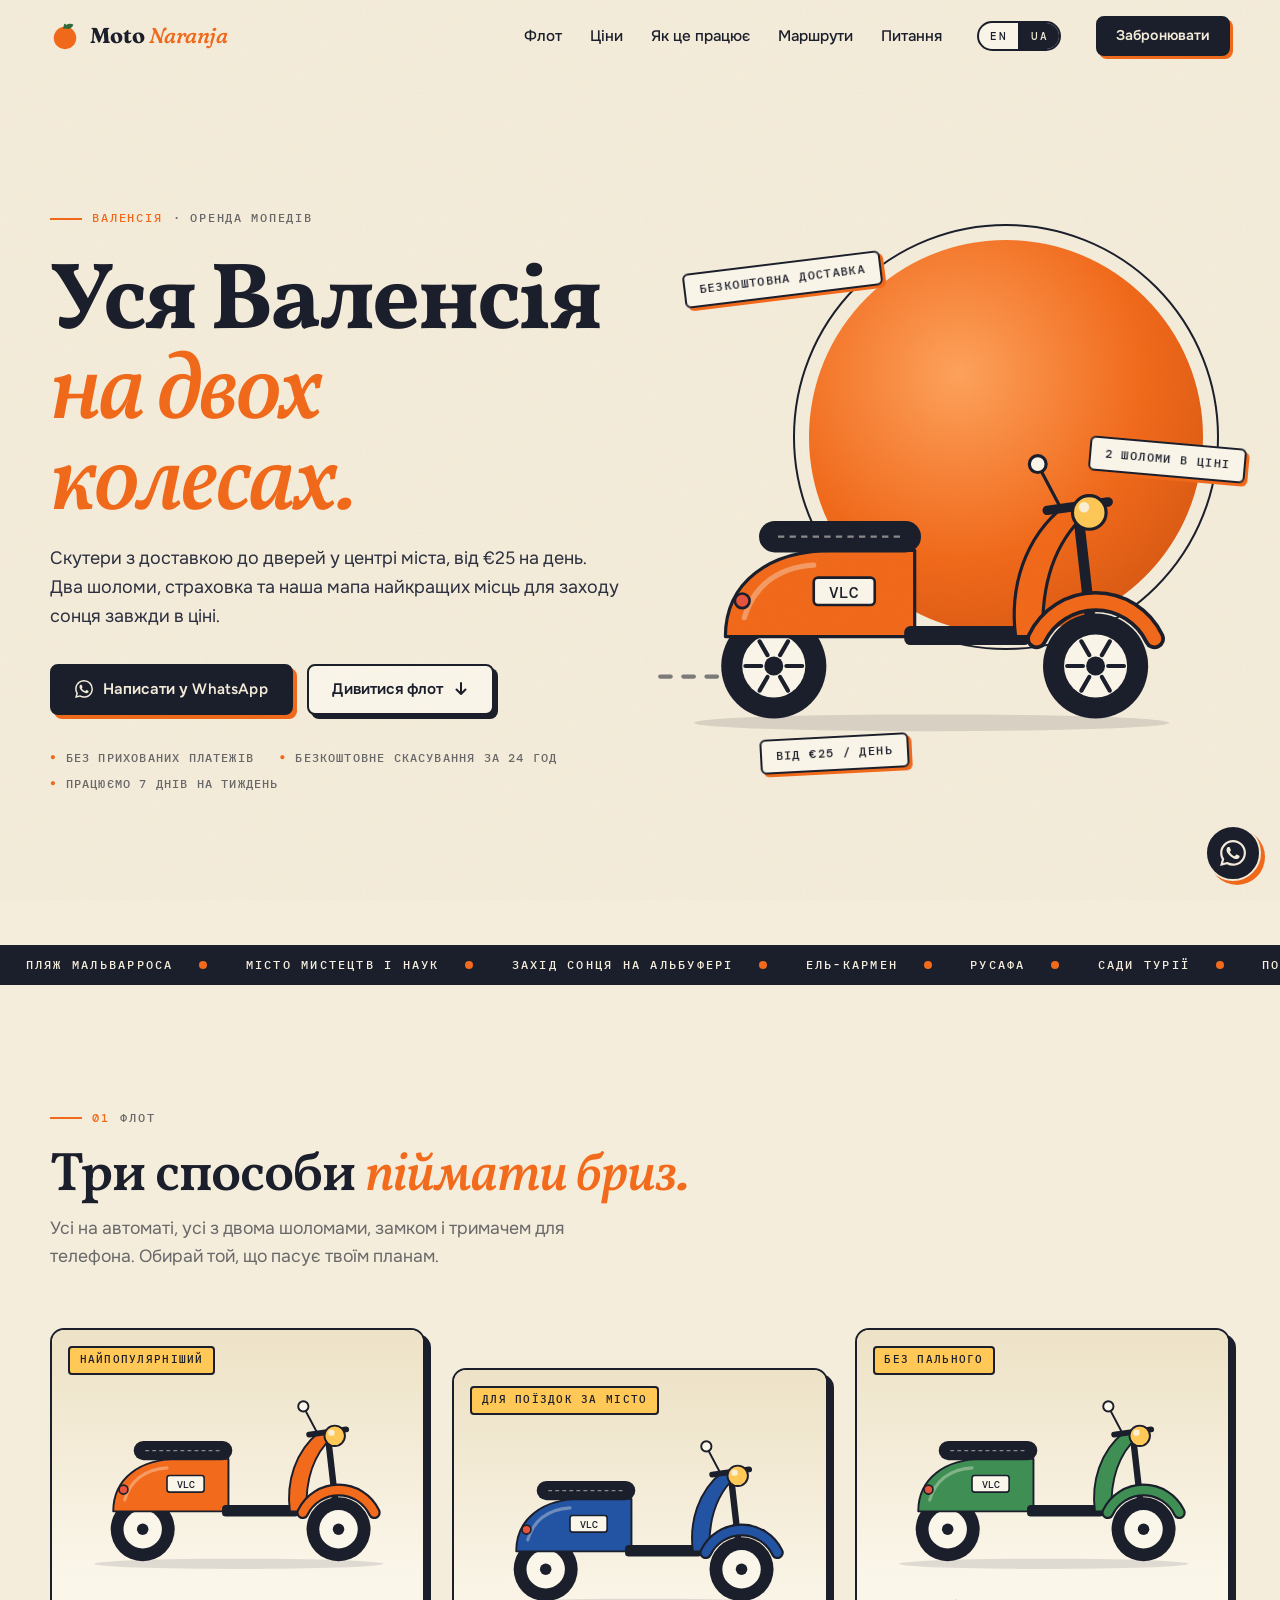
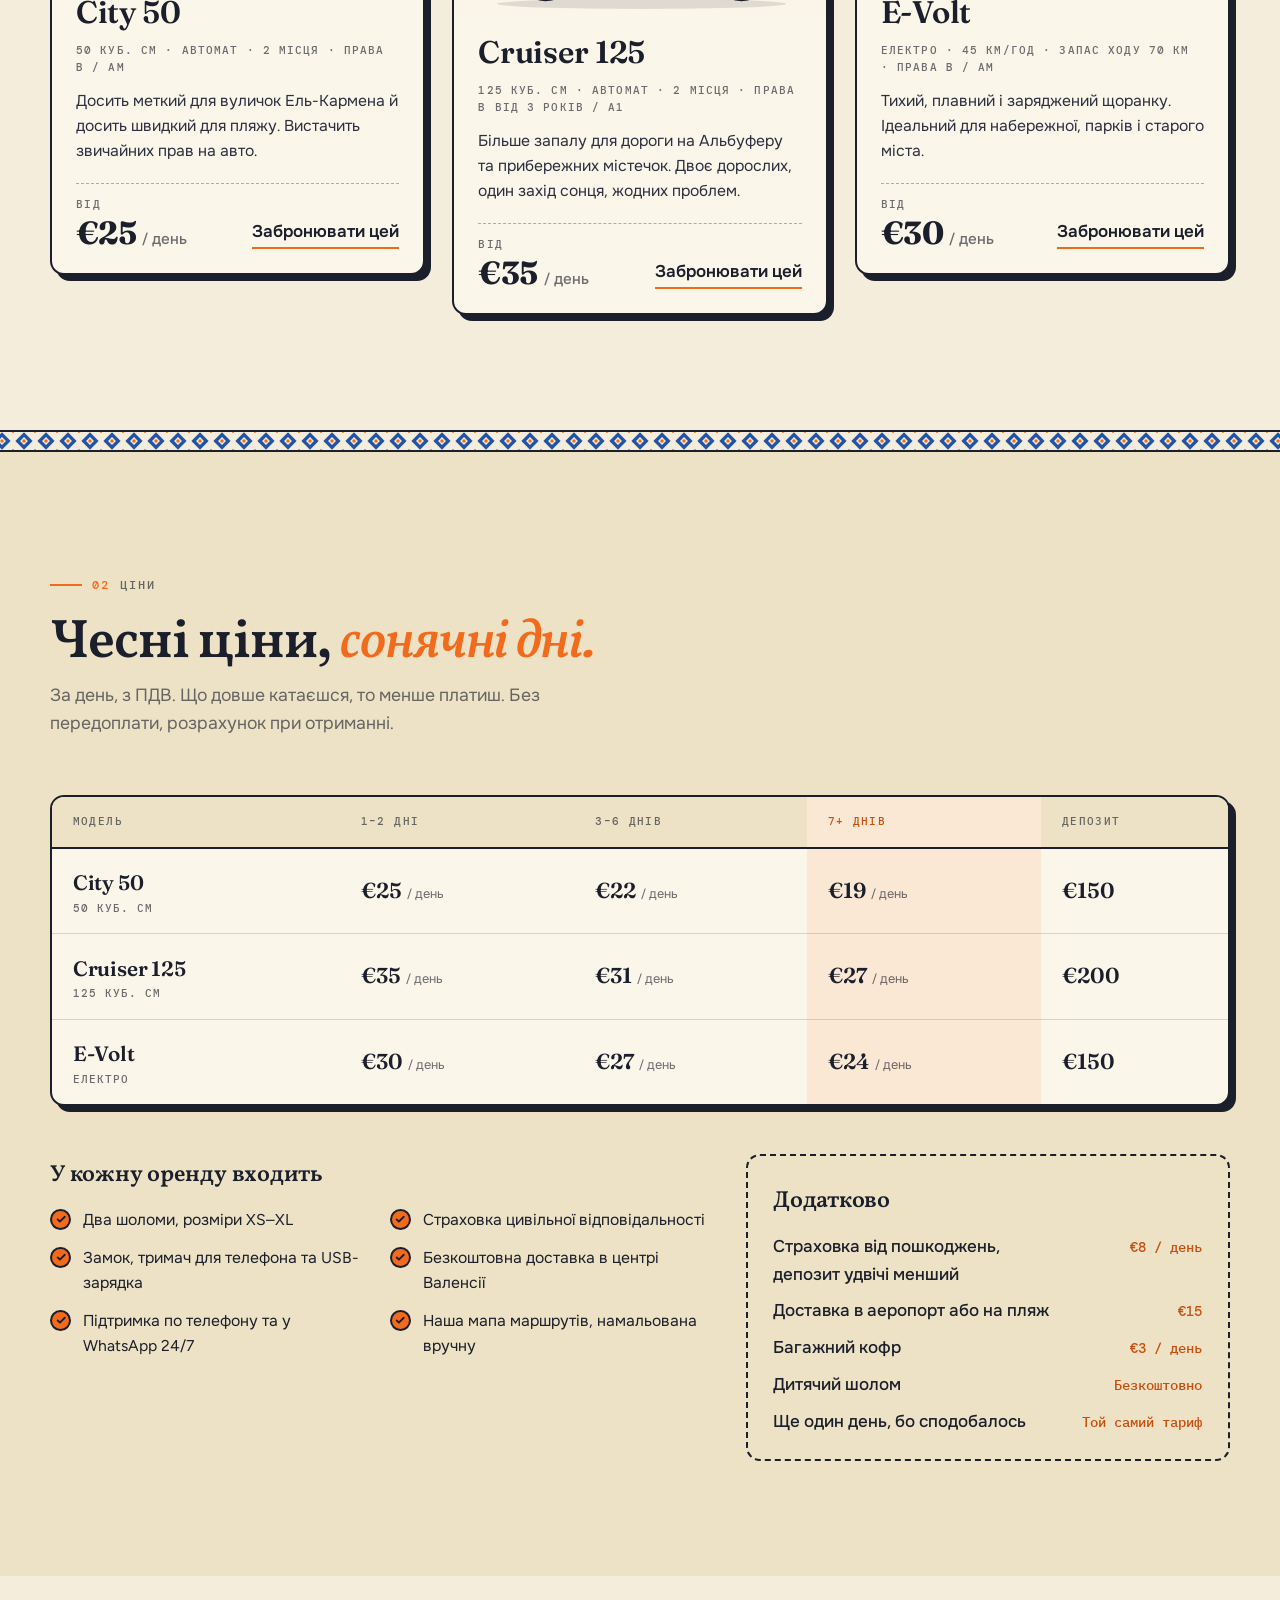
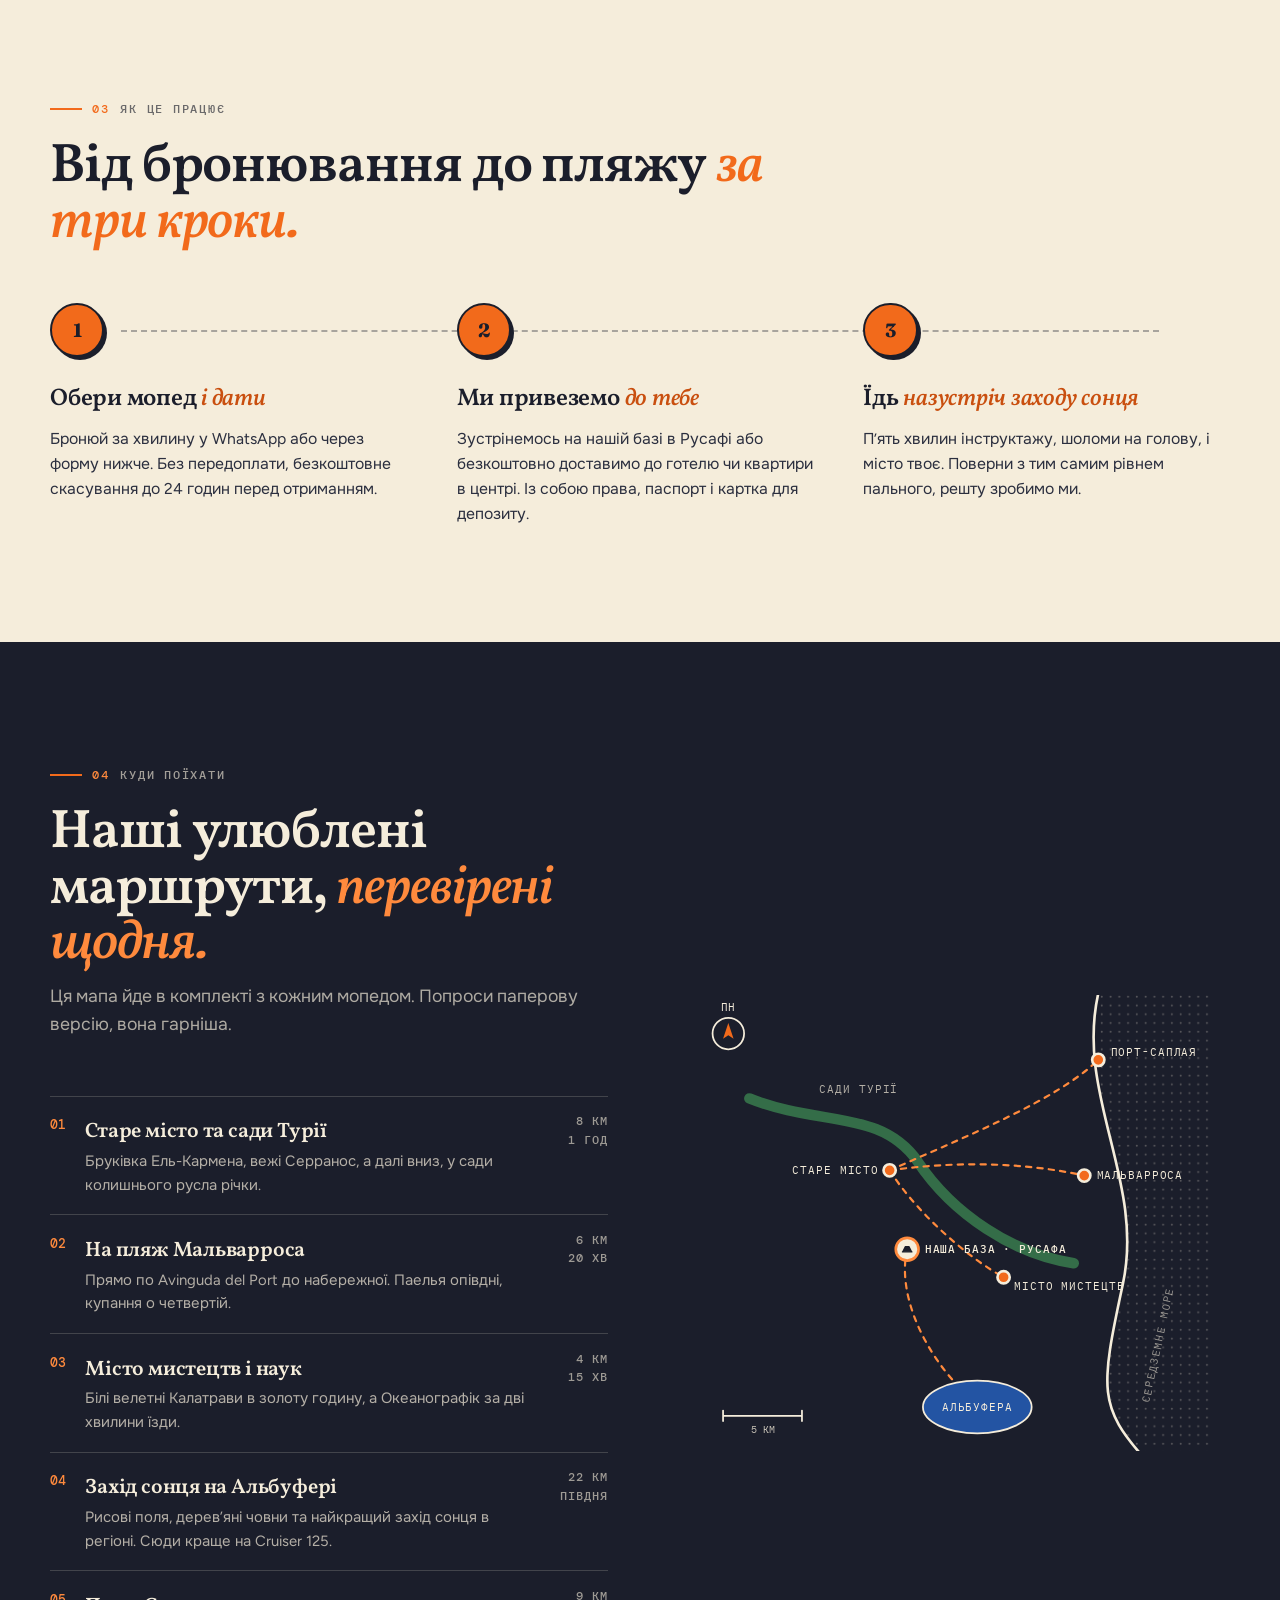
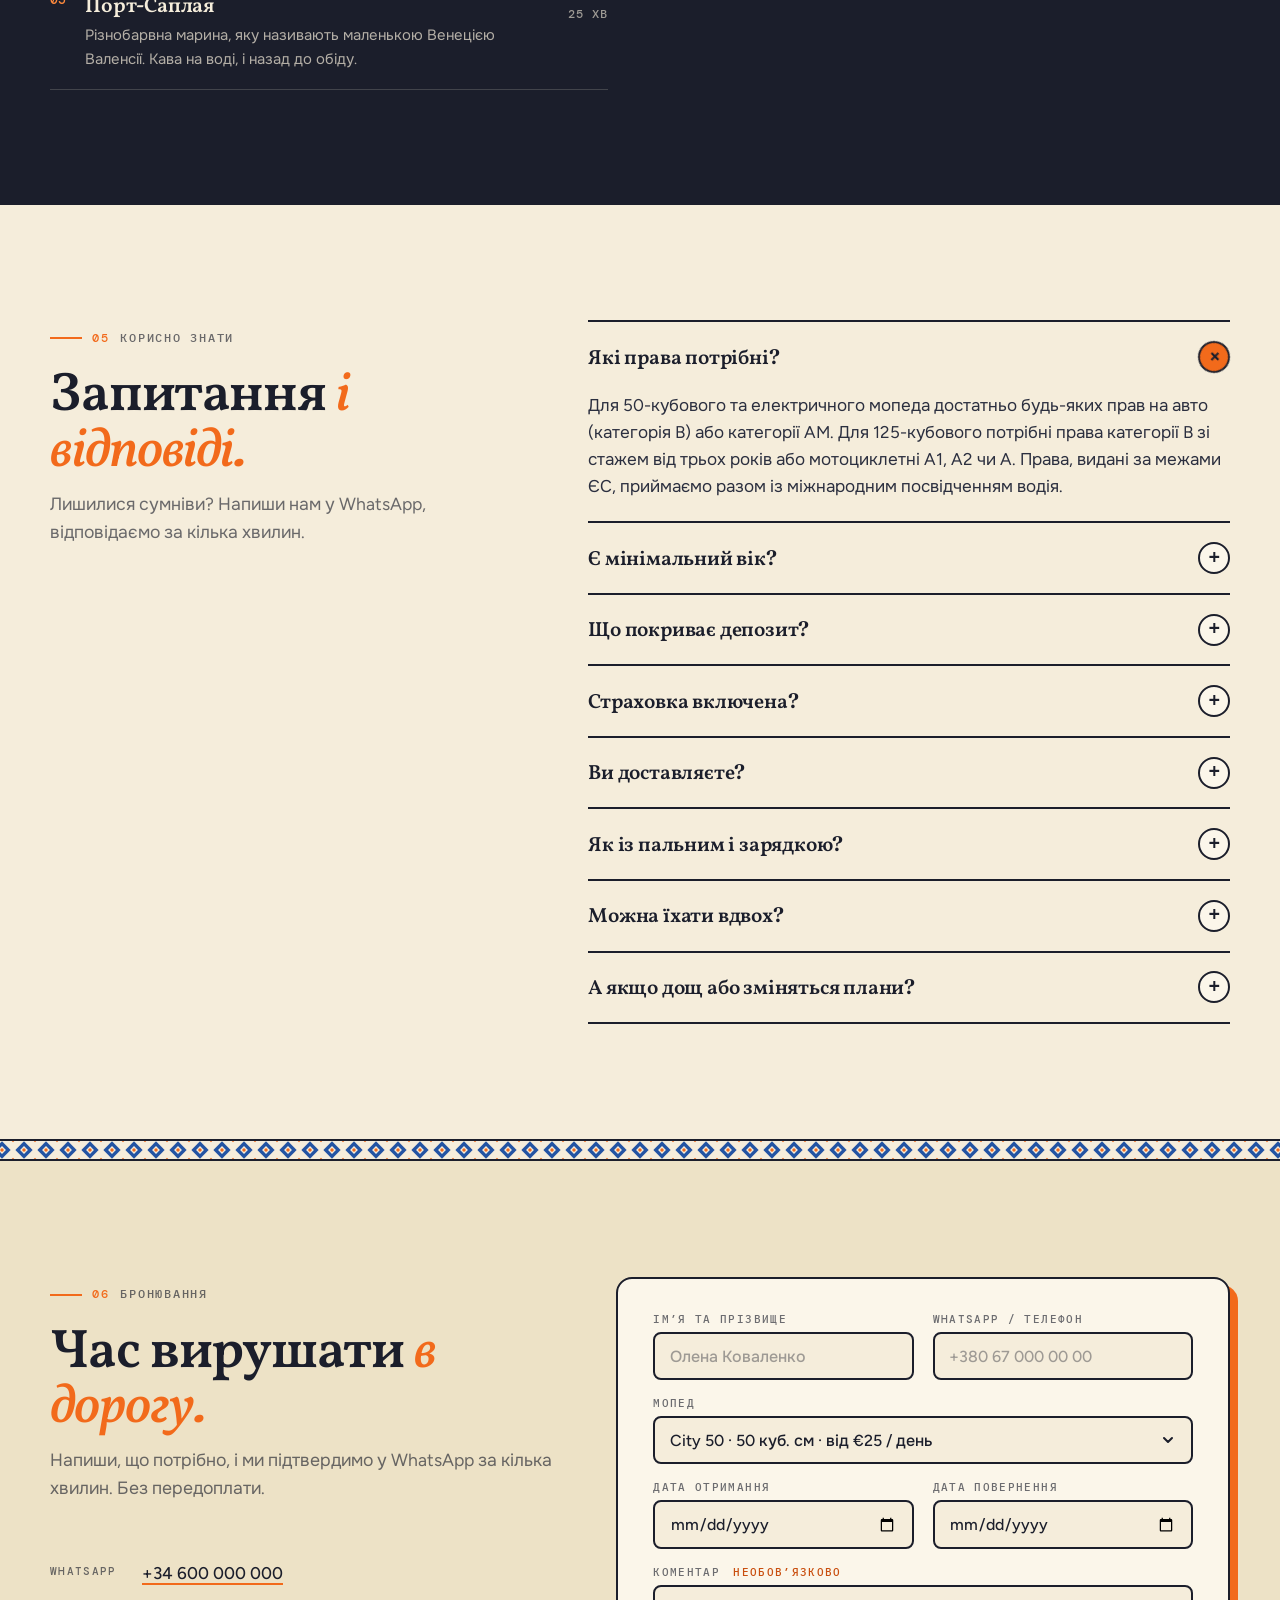
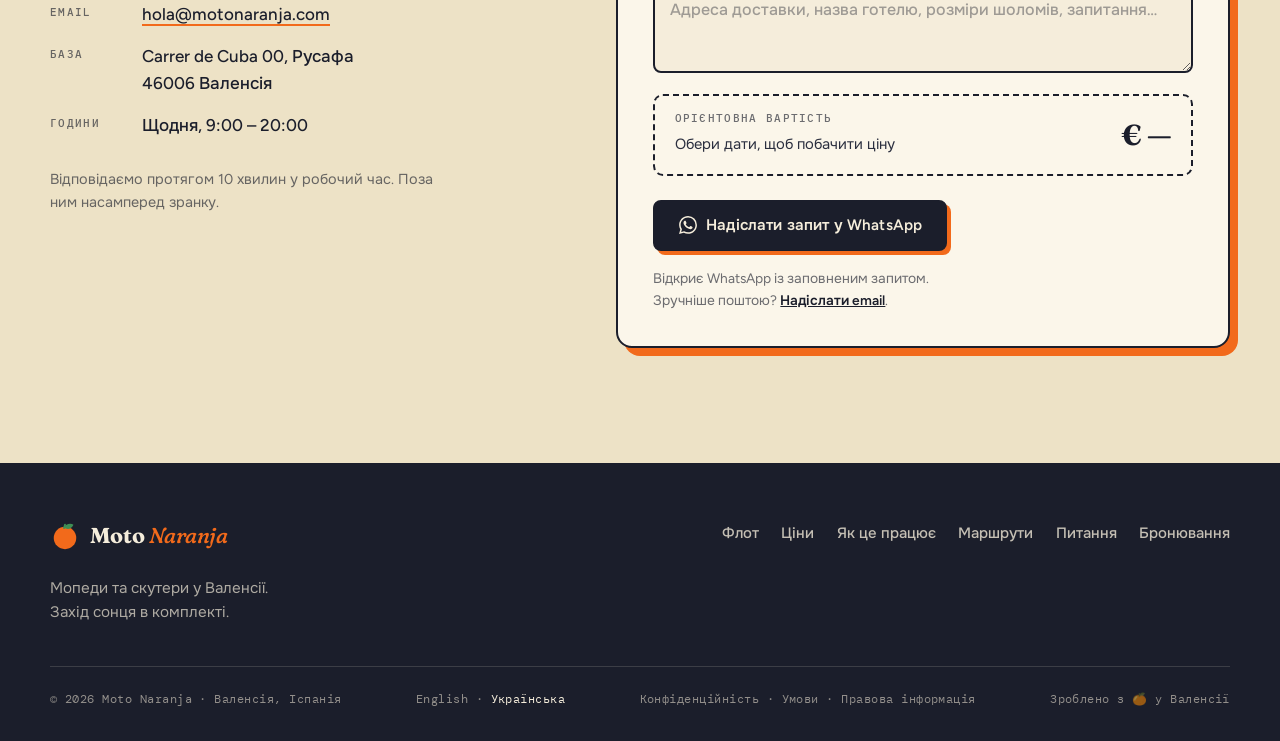
<file: uk/index.html>
<!DOCTYPE html>
<html lang="uk">
<head>
<meta charset="utf-8">
<meta name="viewport" content="width=device-width, initial-scale=1">
<title>Moto Naranja — оренда мопедів і скутерів у Валенсії</title>
<meta name="description" content="Оренда мопедів і скутерів у Валенсії від €25 на день. Безкоштовна доставка до готелю в центрі, два шоломи та страховка в ціні. Бронювання у WhatsApp за хвилину.">
<meta name="theme-color" content="#F26A1B">
<link rel="canonical" href="https://motonaranja.com/uk/">
<link rel="alternate" hreflang="en" href="https://motonaranja.com/">
<link rel="alternate" hreflang="uk" href="https://motonaranja.com/uk/">
<link rel="alternate" hreflang="x-default" href="https://motonaranja.com/">
<meta property="og:type" content="website">
<meta property="og:title" content="Moto Naranja — оренда мопедів і скутерів у Валенсії">
<meta property="og:description" content="Мопеди та скутери з доставкою до дверей у Валенсії, від €25 на день. Два шоломи, страховка та захід сонця в комплекті.">
<meta property="og:url" content="https://motonaranja.com/uk/">
<meta property="og:locale" content="uk_UA">
<link rel="icon" href="../favicon.svg" type="image/svg+xml">
<link rel="preconnect" href="https://fonts.googleapis.com">
<link rel="preconnect" href="https://fonts.gstatic.com" crossorigin>
<link href="https://fonts.googleapis.com/css2?family=DM+Mono:wght@400;500&family=Figtree:wght@400;500;600;700&family=Fraunces:ital,opsz,wght,SOFT,WONK@0,9..144,500..900,0..100,0..1;1,9..144,500..900,0..100,0..1&family=IBM+Plex+Mono:wght@400;500&family=Onest:wght@400..700&family=Vollkorn:ital,wght@0,500..900;1,500..900&display=swap" rel="stylesheet">
<link rel="stylesheet" href="../assets/css/styles.css">
<script type="application/ld+json">
{
  "@context": "https://schema.org",
  "@type": "LocalBusiness",
  "name": "Moto Naranja",
  "description": "Оренда мопедів і скутерів у Валенсії з безкоштовною доставкою в центрі міста.",
  "url": "https://motonaranja.com/uk/",
  "inLanguage": "uk",
  "telephone": "+34600000000",
  "email": "hola@motonaranja.com",
  "priceRange": "€€",
  "address": {
    "@type": "PostalAddress",
    "streetAddress": "Carrer de Cuba 00",
    "addressLocality": "València",
    "postalCode": "46006",
    "addressCountry": "ES"
  },
  "areaServed": "València",
  "openingHoursSpecification": {
    "@type": "OpeningHoursSpecification",
    "dayOfWeek": ["Monday","Tuesday","Wednesday","Thursday","Friday","Saturday","Sunday"],
    "opens": "09:00",
    "closes": "20:00"
  }
}
</script>
</head>
<body>

<a class="skip" href="#main">Перейти до контенту</a>

<!-- Спільна ілюстрація скутера. Колір кожного екземпляра задається через --moto. -->
<svg class="sprite" aria-hidden="true" focusable="false">
  <symbol id="scooter" viewBox="0 0 520 320">
    <ellipse cx="262" cy="306" rx="226" ry="8" style="fill:var(--ink)" opacity=".12"/>
    <path d="M402 112 L418 252" style="stroke:var(--ink)" stroke-width="10" stroke-linecap="round"/>
    <g>
      <circle cx="112" cy="252" r="50" style="fill:var(--ink)"/>
      <circle cx="112" cy="252" r="30" style="fill:var(--rim)"/>
      <circle cx="112" cy="252" r="9" style="fill:var(--ink)"/>
      <circle cx="418" cy="252" r="50" style="fill:var(--ink)"/>
      <circle cx="418" cy="252" r="30" style="fill:var(--rim)"/>
      <circle cx="418" cy="252" r="9" style="fill:var(--ink)"/>
    </g>
    <path d="M246 142 H168 C108 142 66 172 66 224 H246 Z" style="fill:var(--moto);stroke:var(--ink)" stroke-width="3" stroke-linejoin="round"/>
    <path d="M150 156 C114 158 92 178 84 206" fill="none" style="stroke:var(--rim)" stroke-width="5" stroke-linecap="round" opacity=".35"/>
    <rect x="236" y="214" width="120" height="18" rx="6" style="fill:var(--ink)"/>
    <path d="M342 224 C336 178 350 130 388 100 L408 108 C378 136 366 176 368 224 Z" style="fill:var(--moto);stroke:var(--ink)" stroke-width="3" stroke-linejoin="round"/>
    <path d="M362 226 A62 62 0 0 1 474 226" fill="none" style="stroke:var(--ink)" stroke-width="20" stroke-linecap="round"/>
    <path d="M362 226 A62 62 0 0 1 474 226" fill="none" style="stroke:var(--moto)" stroke-width="13" stroke-linecap="round"/>
    <path d="M372 104 L430 96" style="stroke:var(--ink)" stroke-width="9" stroke-linecap="round"/>
    <circle cx="412" cy="106" r="16" style="fill:var(--sol);stroke:var(--ink)" stroke-width="3"/>
    <circle cx="407" cy="101" r="5" style="fill:var(--rim)" opacity=".85"/>
    <path d="M384 100 L366 66" style="stroke:var(--ink)" stroke-width="3" stroke-linecap="round"/>
    <circle cx="363" cy="60" r="8" style="fill:var(--rim);stroke:var(--ink)" stroke-width="3"/>
    <rect x="98" y="114" width="154" height="30" rx="15" style="fill:var(--ink)"/>
    <path d="M116 129 H236" style="stroke:var(--rim)" stroke-width="2" stroke-dasharray="6 5" opacity=".5"/>
    <circle cx="82" cy="190" r="7" fill="#E5533D" style="stroke:var(--ink)" stroke-width="2.5"/>
    <rect x="150" y="168" width="58" height="26" rx="4" style="fill:var(--rim);stroke:var(--ink)" stroke-width="2.5"/>
    <text x="179" y="187" text-anchor="middle" font-family="DM Mono, ui-monospace, monospace" font-size="15" font-weight="500" style="fill:var(--ink)">VLC</text>
  </symbol>
</svg>

<header class="nav" id="top">
  <div class="wrap nav__inner">
    <a class="brand" href="#top" aria-label="Moto Naranja, на головну">
      <svg width="30" height="30" viewBox="0 0 32 32" aria-hidden="true">
        <circle cx="16" cy="18" r="12" fill="#F26A1B"/>
        <path d="M14.5 7c2.5-4.5 8-4.8 10.5-3-1.7 4.4-6.2 5.8-10.5 3z" fill="#2F6B3A"/>
        <path d="M15 7.5 16 4" stroke="#2F6B3A" stroke-width="2" stroke-linecap="round"/>
      </svg>
      <span>Moto <em>Naranja</em></span>
    </a>

    <button class="nav__toggle" type="button" aria-expanded="false" aria-controls="nav-menu" aria-label="Відкрити меню">
      <span></span><span></span>
    </button>

    <nav class="nav__menu" id="nav-menu" aria-label="Головне меню">
      <ul class="nav__links">
        <li><a href="#fleet">Флот</a></li>
        <li><a href="#prices">Ціни</a></li>
        <li><a href="#how">Як це працює</a></li>
        <li><a href="#explore">Маршрути</a></li>
        <li><a href="#faq">Питання</a></li>
      </ul>
      <div class="lang" aria-label="Мова сайту">
        <a href="../index.html" hreflang="en" lang="en">EN</a>
        <a href="index.html" hreflang="uk" lang="uk" aria-current="page">UA</a>
      </div>
      <a class="btn btn--primary btn--sm" href="#book">Забронювати</a>
    </nav>
  </div>
</header>

<main id="main">

  <!-- ===================== HERO ===================== -->
  <section class="hero" aria-labelledby="hero-title">
    <div class="wrap hero__inner">
      <div class="hero__copy">
        <p class="eyebrow" data-stagger style="--i:0"><b>Валенсія</b> · оренда мопедів</p>
        <h1 id="hero-title" data-stagger style="--i:1">Уся Валенсія<br><em>на двох колесах.</em></h1>
        <p class="lede" data-stagger style="--i:2">Скутери з доставкою до дверей у центрі міста, від €25 на день. Два шоломи, страховка та наша мапа найкращих місць для заходу сонця завжди в ціні.</p>
        <div class="hero__cta" data-stagger style="--i:3">
          <a class="btn btn--primary" href="https://wa.me/34600000000?text=%D0%92%D1%96%D1%82%D0%B0%D1%8E%2C%20Moto%20Naranja!%20%D0%A5%D0%BE%D1%87%D1%83%20%D0%BE%D1%80%D0%B5%D0%BD%D0%B4%D1%83%D0%B2%D0%B0%D1%82%D0%B8%20%D0%BC%D0%BE%D0%BF%D0%B5%D0%B4%20%D1%83%20%D0%92%D0%B0%D0%BB%D0%B5%D0%BD%D1%81%D1%96%D1%97." target="_blank" rel="noopener">
            <svg width="18" height="18" viewBox="0 0 24 24" aria-hidden="true"><path fill="currentColor" d="M17.472 14.382c-.297-.149-1.758-.867-2.03-.967-.273-.099-.471-.148-.67.15-.197.297-.767.966-.94 1.164-.173.199-.347.223-.644.075-.297-.15-1.255-.463-2.39-1.475-.883-.788-1.48-1.761-1.653-2.059-.173-.297-.018-.458.13-.606.134-.133.298-.347.446-.52.149-.174.198-.298.298-.497.099-.198.05-.371-.025-.52-.075-.149-.669-1.612-.916-2.207-.242-.579-.487-.5-.669-.51-.173-.008-.371-.01-.57-.01-.198 0-.52.074-.792.372-.272.297-1.04 1.016-1.04 2.479 0 1.462 1.065 2.875 1.213 3.074.149.198 2.096 3.2 5.077 4.487.709.306 1.262.489 1.694.625.712.227 1.36.195 1.871.118.571-.085 1.758-.719 2.006-1.413.248-.694.248-1.289.173-1.413-.074-.124-.272-.198-.57-.347m-5.421 7.403h-.004a9.87 9.87 0 0 1-5.031-1.378l-.361-.214-3.741.982.998-3.648-.235-.374a9.86 9.86 0 0 1-1.51-5.26c.001-5.45 4.436-9.884 9.888-9.884 2.64 0 5.122 1.03 6.988 2.898a9.825 9.825 0 0 1 2.893 6.994c-.003 5.45-4.437 9.885-9.885 9.885m8.413-18.297A11.815 11.815 0 0 0 12.05 0C5.495 0 .16 5.335.157 11.892c0 2.096.547 4.142 1.588 5.945L.057 24l6.305-1.654a11.882 11.882 0 0 0 5.683 1.448h.005c6.554 0 11.89-5.335 11.893-11.893a11.821 11.821 0 0 0-3.48-8.413z"/></svg>
            Написати у WhatsApp
          </a>
          <a class="btn" href="#fleet">
            Дивитися флот
            <svg width="16" height="16" viewBox="0 0 16 16" aria-hidden="true"><path d="M8 2v11M3.5 8.5 8 13l4.5-4.5" fill="none" stroke="currentColor" stroke-width="2" stroke-linecap="round" stroke-linejoin="round"/></svg>
          </a>
        </div>
        <ul class="hero__perks" data-stagger style="--i:4">
          <li>Без прихованих платежів</li>
          <li>Безкоштовне скасування за 24 год</li>
          <li>Працюємо 7 днів на тиждень</li>
        </ul>
      </div>

      <div class="hero__art" aria-hidden="true">
        <div class="sun"></div>
        <svg class="moto-hero" viewBox="0 0 520 320" style="--moto:#F26A1B">
          <g class="trail">
            <path class="trail__dash" d="M-40 262 H72"/>
            <path class="speed" style="--d:0s" d="M8 150 H58"/>
            <path class="speed" style="--d:.35s" d="M-6 178 H36"/>
            <path class="speed" style="--d:.7s" d="M14 206 H60"/>
          </g>
          <g class="bob">
            <use href="#scooter"/>
            <g class="spokes" style="transform-origin:112px 252px">
              <path d="M124 252 H139"/><path d="M124 252 H139" transform="rotate(60 112 252)"/><path d="M124 252 H139" transform="rotate(120 112 252)"/>
              <path d="M124 252 H139" transform="rotate(180 112 252)"/><path d="M124 252 H139" transform="rotate(240 112 252)"/><path d="M124 252 H139" transform="rotate(300 112 252)"/>
            </g>
            <g class="spokes" style="transform-origin:418px 252px">
              <path d="M430 252 H445"/><path d="M430 252 H445" transform="rotate(60 418 252)"/><path d="M430 252 H445" transform="rotate(120 418 252)"/>
              <path d="M430 252 H445" transform="rotate(180 418 252)"/><path d="M430 252 H445" transform="rotate(240 418 252)"/><path d="M430 252 H445" transform="rotate(300 418 252)"/>
            </g>
          </g>
        </svg>
        <span class="stamp stamp--1">Безкоштовна доставка</span>
        <span class="stamp stamp--2">2 шоломи в ціні</span>
        <span class="stamp stamp--3">Від €25 / день</span>
      </div>
    </div>
  </section>

  <!-- ===================== TICKER ===================== -->
  <div class="ticker" aria-hidden="true">
    <div class="ticker__track">
      <span>Пляж Мальварроса</span><span>Місто мистецтв і наук</span><span>Захід сонця на Альбуфері</span><span>Ель-Кармен</span><span>Русафа</span><span>Сади Турії</span><span>Порт-Саплая</span><span>Центральний ринок</span><span>Ель-Кабаньяль</span>
      <span>Пляж Мальварроса</span><span>Місто мистецтв і наук</span><span>Захід сонця на Альбуфері</span><span>Ель-Кармен</span><span>Русафа</span><span>Сади Турії</span><span>Порт-Саплая</span><span>Центральний ринок</span><span>Ель-Кабаньяль</span>
    </div>
  </div>

  <!-- ===================== FLEET ===================== -->
  <section id="fleet" class="section" aria-labelledby="fleet-title">
    <div class="wrap">
      <div class="section__head" data-reveal>
        <p class="eyebrow"><b>01</b> Флот</p>
        <h2 id="fleet-title">Три способи <em>піймати бриз.</em></h2>
        <p class="lede">Усі на автоматі, усі з двома шоломами, замком і тримачем для телефона. Обирай той, що пасує твоїм планам.</p>
      </div>

      <div class="fleet">
        <article class="card" data-reveal style="--delay:0ms">
          <span class="card__tag">Найпопулярніший</span>
          <div class="card__art">
            <svg class="moto" viewBox="0 0 520 320" style="--moto:#F26A1B" role="img" aria-label="Помаранчевий скутер 50 куб. см"><use href="#scooter"/></svg>
          </div>
          <div class="card__body">
            <h3>City 50</h3>
            <p class="card__spec">50 куб. см · Автомат · 2 місця · Права B / AM</p>
            <p>Досить меткий для вуличок Ель-Кармена й досить швидкий для пляжу. Вистачить звичайних прав на авто.</p>
            <div class="card__foot">
              <p class="price"><small>Від</small>€25 <span>/ день</span></p>
              <a class="link-arrow" href="#book" data-model="City 50">Забронювати цей</a>
            </div>
          </div>
        </article>

        <article class="card" data-reveal style="--delay:120ms">
          <span class="card__tag">Для поїздок за місто</span>
          <div class="card__art">
            <svg class="moto" viewBox="0 0 520 320" style="--moto:#2354A3" role="img" aria-label="Синій скутер 125 куб. см"><use href="#scooter"/></svg>
          </div>
          <div class="card__body">
            <h3>Cruiser 125</h3>
            <p class="card__spec">125 куб. см · Автомат · 2 місця · Права B від 3 років / A1</p>
            <p>Більше запалу для дороги на Альбуферу та прибережних містечок. Двоє дорослих, один захід сонця, жодних проблем.</p>
            <div class="card__foot">
              <p class="price"><small>Від</small>€35 <span>/ день</span></p>
              <a class="link-arrow" href="#book" data-model="Cruiser 125">Забронювати цей</a>
            </div>
          </div>
        </article>

        <article class="card" data-reveal style="--delay:240ms">
          <span class="card__tag">Без пального</span>
          <div class="card__art">
            <svg class="moto" viewBox="0 0 520 320" style="--moto:#3F8F55" role="img" aria-label="Зелений електричний мопед"><use href="#scooter"/></svg>
          </div>
          <div class="card__body">
            <h3>E-Volt</h3>
            <p class="card__spec">Електро · 45 км/год · Запас ходу 70 км · Права B / AM</p>
            <p>Тихий, плавний і заряджений щоранку. Ідеальний для набережної, парків і старого міста.</p>
            <div class="card__foot">
              <p class="price"><small>Від</small>€30 <span>/ день</span></p>
              <a class="link-arrow" href="#book" data-model="E-Volt">Забронювати цей</a>
            </div>
          </div>
        </article>
      </div>
    </div>
  </section>

  <div class="band" aria-hidden="true"></div>

  <!-- ===================== PRICES ===================== -->
  <section id="prices" class="section prices" aria-labelledby="prices-title">
    <div class="wrap">
      <div class="section__head" data-reveal>
        <p class="eyebrow"><b>02</b> Ціни</p>
        <h2 id="prices-title">Чесні ціни, <em>сонячні дні.</em></h2>
        <p class="lede">За день, з ПДВ. Що довше катаєшся, то менше платиш. Без передоплати, розрахунок при отриманні.</p>
      </div>

      <div class="table-wrap" data-reveal>
        <table>
          <thead>
            <tr>
              <th scope="col">Модель</th>
              <th scope="col">1–2 дні</th>
              <th scope="col">3–6 днів</th>
              <th scope="col" class="best">7+ днів</th>
              <th scope="col">Депозит</th>
            </tr>
          </thead>
          <tbody>
            <tr>
              <th scope="row">City 50 <small>50 куб. см</small></th>
              <td class="num">€25 <span>/ день</span></td>
              <td class="num">€22 <span>/ день</span></td>
              <td class="num best">€19 <span>/ день</span></td>
              <td class="num">€150</td>
            </tr>
            <tr>
              <th scope="row">Cruiser 125 <small>125 куб. см</small></th>
              <td class="num">€35 <span>/ день</span></td>
              <td class="num">€31 <span>/ день</span></td>
              <td class="num best">€27 <span>/ день</span></td>
              <td class="num">€200</td>
            </tr>
            <tr>
              <th scope="row">E-Volt <small>Електро</small></th>
              <td class="num">€30 <span>/ день</span></td>
              <td class="num">€27 <span>/ день</span></td>
              <td class="num best">€24 <span>/ день</span></td>
              <td class="num">€150</td>
            </tr>
          </tbody>
        </table>
      </div>
      <p class="table-hint" aria-hidden="true">Прокрути таблицю, щоб побачити всі тарифи →</p>

      <div class="prices__grid">
        <div data-reveal>
          <h3 class="h3">У кожну оренду входить</h3>
          <ul class="checklist">
            <li>Два шоломи, розміри XS–XL</li>
            <li>Страховка цивільної відповідальності</li>
            <li>Замок, тримач для телефона та USB-зарядка</li>
            <li>Безкоштовна доставка в центрі Валенсії</li>
            <li>Підтримка по телефону та у WhatsApp 24/7</li>
            <li>Наша мапа маршрутів, намальована вручну</li>
          </ul>
        </div>
        <div class="extras" data-reveal>
          <h3 class="h3">Додатково</h3>
          <dl>
            <dt>Страховка від пошкоджень, депозит удвічі менший</dt><dd>€8 / день</dd>
            <dt>Доставка в аеропорт або на пляж</dt><dd>€15</dd>
            <dt>Багажний кофр</dt><dd>€3 / день</dd>
            <dt>Дитячий шолом</dt><dd>Безкоштовно</dd>
            <dt>Ще один день, бо сподобалось</dt><dd>Той самий тариф</dd>
          </dl>
        </div>
      </div>
    </div>
  </section>

  <!-- ===================== HOW IT WORKS ===================== -->
  <section id="how" class="section" aria-labelledby="how-title">
    <div class="wrap">
      <div class="section__head" data-reveal>
        <p class="eyebrow"><b>03</b> Як це працює</p>
        <h2 id="how-title">Від бронювання до пляжу <em>за три кроки.</em></h2>
      </div>

      <ol class="steps">
        <li class="step" data-reveal style="--delay:0ms">
          <span class="step__num">1</span>
          <div>
            <h3>Обери мопед <em>і дати</em></h3>
            <p>Бронюй за хвилину у WhatsApp або через форму нижче. Без передоплати, безкоштовне скасування до 24 годин перед отриманням.</p>
          </div>
        </li>
        <li class="step" data-reveal style="--delay:120ms">
          <span class="step__num">2</span>
          <div>
            <h3>Ми привеземо <em>до тебе</em></h3>
            <p>Зустрінемось на нашій базі в Русафі або безкоштовно доставимо до готелю чи квартири в центрі. Із собою права, паспорт і картка для депозиту.</p>
          </div>
        </li>
        <li class="step" data-reveal style="--delay:240ms">
          <span class="step__num">3</span>
          <div>
            <h3>Їдь <em>назустріч заходу сонця</em></h3>
            <p>П’ять хвилин інструктажу, шоломи на голову, і місто твоє. Поверни з тим самим рівнем пального, решту зробимо ми.</p>
          </div>
        </li>
      </ol>
    </div>
  </section>

  <!-- ===================== EXPLORE ===================== -->
  <section id="explore" class="section explore" aria-labelledby="explore-title">
    <div class="wrap explore__grid">
      <div>
        <div class="section__head" data-reveal>
          <p class="eyebrow"><b>04</b> Куди поїхати</p>
          <h2 id="explore-title">Наші улюблені маршрути, <em>перевірені щодня.</em></h2>
          <p class="lede">Ця мапа йде в комплекті з кожним мопедом. Попроси паперову версію, вона гарніша.</p>
        </div>

        <ol class="rides" data-reveal>
          <li>
            <span class="rides__idx">01</span>
            <div><h3>Старе місто та сади Турії</h3><p>Бруківка Ель-Кармена, вежі Серранос, а далі вниз, у сади колишнього русла річки.</p></div>
            <span class="rides__meta"><b>8 км</b><b>1 год</b></span>
          </li>
          <li>
            <span class="rides__idx">02</span>
            <div><h3>На пляж Мальварроса</h3><p>Прямо по Avinguda del Port до набережної. Паелья опівдні, купання о четвертій.</p></div>
            <span class="rides__meta"><b>6 км</b><b>20 хв</b></span>
          </li>
          <li>
            <span class="rides__idx">03</span>
            <div><h3>Місто мистецтв і наук</h3><p>Білі велетні Калатрави в золоту годину, а Океанографік за дві хвилини їзди.</p></div>
            <span class="rides__meta"><b>4 км</b><b>15 хв</b></span>
          </li>
          <li>
            <span class="rides__idx">04</span>
            <div><h3>Захід сонця на Альбуфері</h3><p>Рисові поля, дерев’яні човни та найкращий захід сонця в регіоні. Сюди краще на Cruiser 125.</p></div>
            <span class="rides__meta"><b>22 км</b><b>Півдня</b></span>
          </li>
          <li>
            <span class="rides__idx">05</span>
            <div><h3>Порт-Саплая</h3><p>Різнобарвна марина, яку називають маленькою Венецією Валенсії. Кава на воді, і назад до обіду.</p></div>
            <span class="rides__meta"><b>9 км</b><b>25 хв</b></span>
          </li>
        </ol>
      </div>

      <div class="explore__map" data-reveal>
        <svg class="map" viewBox="0 0 600 520" aria-hidden="true">
          <defs>
            <pattern id="sea" width="10" height="10" patternUnits="userSpaceOnUse">
              <circle cx="2" cy="2" r="1.1" fill="#F5EDDB" opacity=".28"/>
            </pattern>
          </defs>
          <path d="M470 -10 C 438 110, 522 210, 496 330 S 468 470, 522 530 L 610 530 L 610 -10 Z" fill="url(#sea)"/>
          <path d="M470 -10 C 438 110, 522 210, 496 330 S 468 470, 522 530" fill="none" stroke="#F5EDDB" stroke-width="3" stroke-linecap="round"/>
          <path d="M70 118 C 150 150, 220 130, 262 190 C 302 250, 372 296, 440 306" fill="none" stroke="#3F8F55" stroke-width="12" stroke-linecap="round" opacity=".7"/>
          <g fill="none" stroke="#FF8A3D" stroke-width="2.5" stroke-dasharray="6 7" stroke-linecap="round">
            <path d="M230 200 C 300 190, 380 190, 452 206"/>
            <path d="M230 200 C 262 250, 320 300, 360 322"/>
            <path d="M230 200 C 320 160, 420 120, 468 74"/>
            <path d="M250 290 C 236 350, 282 428, 326 462"/>
          </g>
          <ellipse cx="330" cy="470" rx="62" ry="30" fill="#2354A3" stroke="#F5EDDB" stroke-width="2"/>
          <g class="map__pins" fill="#F26A1B" stroke="#F5EDDB" stroke-width="3">
            <circle cx="230" cy="200" r="7"/>
            <circle cx="452" cy="206" r="7"/>
            <circle cx="360" cy="322" r="7"/>
            <circle cx="468" cy="74" r="7"/>
          </g>
          <g transform="translate(250 290)">
            <circle r="13" fill="#F5EDDB"/>
            <circle r="13" fill="none" stroke="#FF8A3D" stroke-width="3" class="map__pulse"/>
            <path d="M-5 3 l3 -6 h4 l3 6z M-6 3h12" fill="#1B1E2B" stroke="#1B1E2B" stroke-width="1.5" stroke-linejoin="round"/>
          </g>
          <g font-family="DM Mono, IBM Plex Mono, ui-monospace, monospace" font-size="12" letter-spacing="1" fill="#F5EDDB">
            <text x="218" y="204" text-anchor="end">СТАРЕ МІСТО</text>
            <text x="466" y="210">МАЛЬВАРРОСА</text>
            <text x="372" y="336">МІСТО МИСТЕЦТВ</text>
            <text x="482" y="70">ПОРТ-САПЛАЯ</text>
            <text x="330" y="474" text-anchor="middle">АЛЬБУФЕРА</text>
            <text x="270" y="294" font-weight="500">НАША БАЗА · РУСАФА</text>
            <text x="150" y="112" opacity=".7">САДИ ТУРІЇ</text>
            <text x="540" y="400" text-anchor="middle" opacity=".6" transform="rotate(-78 540 400)">СЕРЕДЗЕМНЕ МОРЕ</text>
          </g>
          <g transform="translate(46 44)" stroke="#F5EDDB" stroke-width="2" fill="none" stroke-linecap="round" stroke-linejoin="round">
            <circle r="18"/>
            <path d="M0 -12 L6 6 L0 2 L-6 6 Z" fill="#F26A1B" stroke="none"/>
            <text x="0" y="-26" text-anchor="middle" font-family="DM Mono, IBM Plex Mono, ui-monospace, monospace" font-size="12" fill="#F5EDDB" stroke="none">ПН</text>
          </g>
          <g transform="translate(40 480)" stroke="#F5EDDB" stroke-width="2" fill="none" stroke-linecap="round">
            <path d="M0 0 H90 M0 -6 V6 M90 -6 V6"/>
            <text x="45" y="20" text-anchor="middle" font-family="DM Mono, IBM Plex Mono, ui-monospace, monospace" font-size="11" fill="#F5EDDB" stroke="none" opacity=".8">5 КМ</text>
          </g>
        </svg>
      </div>
    </div>
  </section>

  <!-- ===================== FAQ ===================== -->
  <section id="faq" class="section faq" aria-labelledby="faq-title">
    <div class="wrap faq__grid">
      <div class="section__head" data-reveal>
        <p class="eyebrow"><b>05</b> Корисно знати</p>
        <h2 id="faq-title">Запитання <em>і відповіді.</em></h2>
        <p class="lede">Лишилися сумніви? Напиши нам у WhatsApp, відповідаємо за кілька хвилин.</p>
      </div>

      <div class="faq__list" data-reveal>
        <details open>
          <summary>Які права потрібні?</summary>
          <p>Для 50-кубового та електричного мопеда достатньо будь-яких прав на авто (категорія B) або категорії AM. Для 125-кубового потрібні права категорії B зі стажем від трьох років або мотоциклетні A1, A2 чи A. Права, видані за межами ЄС, приймаємо разом із міжнародним посвідченням водія.</p>
        </details>
        <details>
          <summary>Є мінімальний вік?</summary>
          <p>18 років для 50-кубових та електричних моделей, 21 рік для 125-кубових. Також потрібен паспорт або ID-картка та банківська картка для депозиту.</p>
        </details>
        <details>
          <summary>Що покриває депозит?</summary>
          <p>Депозит, від €150 до €200 залежно від моделі, блокується на картці й повертається при здачі. Він покриває дрібні пошкодження, загублений шолом або замок. Додай страховку від пошкоджень за €8 на день, і депозит буде вдвічі менший.</p>
        </details>
        <details>
          <summary>Страховка включена?</summary>
          <p>Так. Кожна оренда включає страховку цивільної відповідальності, як того вимагає іспанське законодавство. Допомога на дорозі в межах Валенсії теж у ціні, просто зателефонуй.</p>
        </details>
        <details>
          <summary>Ви доставляєте?</summary>
          <p>Доставка та забір безкоштовні в межах центру Валенсії, щодня з 9:00 до 20:00. Доставка в аеропорт, на Мальварросу та Патакону коштує €15.</p>
        </details>
        <details>
          <summary>Як із пальним і зарядкою?</summary>
          <p>Бензинові мопеди видаємо з повним баком і приймаємо з повним. Найближча заправка за 400 м від нашої бази. E-Volt заряджаємо щоранку: одного заряду вистачає приблизно на 70 км, тобто на цілий день у місті.</p>
        </details>
        <details>
          <summary>Можна їхати вдвох?</summary>
          <p>Так. Усі наші мопеди двомісні, і два шоломи вже в ціні.</p>
        </details>
        <details>
          <summary>А якщо дощ або зміняться плани?</summary>
          <p>У Валенсії близько 300 сонячних днів на рік, але якщо прогноз підведе, можна перенести бронювання на інший день або безкоштовно скасувати до 24 годин перед отриманням.</p>
        </details>
      </div>
    </div>
  </section>

  <div class="band" aria-hidden="true"></div>

  <!-- ===================== BOOK ===================== -->
  <section id="book" class="section book" aria-labelledby="book-title">
    <div class="wrap book__grid">
      <div class="contact" data-reveal>
        <div class="section__head">
          <p class="eyebrow"><b>06</b> Бронювання</p>
          <h2 id="book-title">Час вирушати <em>в дорогу.</em></h2>
          <p class="lede">Напиши, що потрібно, і ми підтвердимо у WhatsApp за кілька хвилин. Без передоплати.</p>
        </div>
        <dl>
          <dt>WhatsApp</dt>
          <dd><a href="https://wa.me/34600000000" target="_blank" rel="noopener">+34 600 000 000</a></dd>
          <dt>Email</dt>
          <dd><a href="mailto:hola@motonaranja.com">hola@motonaranja.com</a></dd>
          <dt>База</dt>
          <dd>Carrer de Cuba 00, Русафа<br>46006 Валенсія</dd>
          <dt>Години</dt>
          <dd>Щодня, 9:00 – 20:00</dd>
        </dl>
        <p class="contact__note">Відповідаємо протягом 10 хвилин у робочий час. Поза ним насамперед зранку.</p>
      </div>

      <form class="form" id="booking" data-reveal novalidate>
        <div class="form__grid">
          <div class="field">
            <label for="f-name">Ім’я та прізвище</label>
            <input id="f-name" name="fullname" type="text" autocomplete="name" required placeholder="Олена Коваленко">
          </div>
          <div class="field">
            <label for="f-phone">WhatsApp / телефон</label>
            <input id="f-phone" name="phone" type="tel" autocomplete="tel" inputmode="tel" placeholder="+380 67 000 00 00">
          </div>
          <div class="field field--full">
            <label for="f-model">Мопед</label>
            <select id="f-model" name="model" required>
              <option value="City 50">City 50 · 50 куб. см · від €25 / день</option>
              <option value="Cruiser 125">Cruiser 125 · 125 куб. см · від €35 / день</option>
              <option value="E-Volt">E-Volt · електро · від €30 / день</option>
            </select>
          </div>
          <div class="field">
            <label for="f-pickup">Дата отримання</label>
            <input id="f-pickup" name="pickup" type="date" required>
          </div>
          <div class="field">
            <label for="f-dropoff">Дата повернення</label>
            <input id="f-dropoff" name="dropoff" type="date" required>
          </div>
          <div class="field field--full">
            <label for="f-notes">Коментар <span class="opt">необов’язково</span></label>
            <textarea id="f-notes" name="notes" rows="3" placeholder="Адреса доставки, назва готелю, розміри шоломів, запитання…"></textarea>
          </div>
        </div>

        <div class="estimate" aria-live="polite">
          <div>
            <span class="estimate__label">Орієнтовна вартість</span>
            <span class="estimate__detail" id="est-detail">Обери дати, щоб побачити ціну</span>
          </div>
          <strong id="est-total">€ —</strong>
        </div>

        <div class="form__actions">
          <button class="btn btn--primary" type="submit">
            <svg width="18" height="18" viewBox="0 0 24 24" aria-hidden="true"><path fill="currentColor" d="M17.472 14.382c-.297-.149-1.758-.867-2.03-.967-.273-.099-.471-.148-.67.15-.197.297-.767.966-.94 1.164-.173.199-.347.223-.644.075-.297-.15-1.255-.463-2.39-1.475-.883-.788-1.48-1.761-1.653-2.059-.173-.297-.018-.458.13-.606.134-.133.298-.347.446-.52.149-.174.198-.298.298-.497.099-.198.05-.371-.025-.52-.075-.149-.669-1.612-.916-2.207-.242-.579-.487-.5-.669-.51-.173-.008-.371-.01-.57-.01-.198 0-.52.074-.792.372-.272.297-1.04 1.016-1.04 2.479 0 1.462 1.065 2.875 1.213 3.074.149.198 2.096 3.2 5.077 4.487.709.306 1.262.489 1.694.625.712.227 1.36.195 1.871.118.571-.085 1.758-.719 2.006-1.413.248-.694.248-1.289.173-1.413-.074-.124-.272-.198-.57-.347m-5.421 7.403h-.004a9.87 9.87 0 0 1-5.031-1.378l-.361-.214-3.741.982.998-3.648-.235-.374a9.86 9.86 0 0 1-1.51-5.26c.001-5.45 4.436-9.884 9.888-9.884 2.64 0 5.122 1.03 6.988 2.898a9.825 9.825 0 0 1 2.893 6.994c-.003 5.45-4.437 9.885-9.885 9.885m8.413-18.297A11.815 11.815 0 0 0 12.05 0C5.495 0 .16 5.335.157 11.892c0 2.096.547 4.142 1.588 5.945L.057 24l6.305-1.654a11.882 11.882 0 0 0 5.683 1.448h.005c6.554 0 11.89-5.335 11.893-11.893a11.821 11.821 0 0 0-3.48-8.413z"/></svg>
            Надіслати запит у WhatsApp
          </button>
          <p class="form__note">Відкриє WhatsApp із заповненим запитом. Зручніше поштою? <a id="mail-link" href="mailto:hola@motonaranja.com?subject=%D0%91%D1%80%D0%BE%D0%BD%D1%8E%D0%B2%D0%B0%D0%BD%D0%BD%D1%8F%20%D0%BC%D0%BE%D0%BF%D0%B5%D0%B4%D0%B0">Надіслати email</a>.</p>
        </div>
        <p class="form__error" id="form-error" hidden></p>
      </form>
    </div>
  </section>

</main>

<footer class="footer">
  <div class="wrap">
    <div class="footer__grid">
      <div>
        <a class="brand" href="#top">
          <svg width="30" height="30" viewBox="0 0 32 32" aria-hidden="true">
            <circle cx="16" cy="18" r="12" fill="#F26A1B"/>
            <path d="M14.5 7c2.5-4.5 8-4.8 10.5-3-1.7 4.4-6.2 5.8-10.5 3z" fill="#3F8F55"/>
            <path d="M15 7.5 16 4" stroke="#3F8F55" stroke-width="2" stroke-linecap="round"/>
          </svg>
          <span>Moto <em>Naranja</em></span>
        </a>
        <p class="footer__tagline">Мопеди та скутери у Валенсії.<br>Захід сонця в комплекті.</p>
      </div>
      <ul class="footer__links">
        <li><a href="#fleet">Флот</a></li>
        <li><a href="#prices">Ціни</a></li>
        <li><a href="#how">Як це працює</a></li>
        <li><a href="#explore">Маршрути</a></li>
        <li><a href="#faq">Питання</a></li>
        <li><a href="#book">Бронювання</a></li>
      </ul>
    </div>
    <div class="footer__bottom">
      <span>© <span id="year">2026</span> Moto Naranja · Валенсія, Іспанія</span>
      <span class="footer__lang"><a href="../index.html" hreflang="en" lang="en">English</a> · <a href="index.html" hreflang="uk" lang="uk" aria-current="page">Українська</a></span>
      <span><a href="#">Конфіденційність</a> · <a href="#">Умови</a> · <a href="#">Правова інформація</a></span>
      <span>Зроблено з 🍊 у Валенсії</span>
    </div>
  </div>
</footer>

<a class="wa-float" href="https://wa.me/34600000000?text=%D0%92%D1%96%D1%82%D0%B0%D1%8E%2C%20Moto%20Naranja!%20%D0%A5%D0%BE%D1%87%D1%83%20%D0%BE%D1%80%D0%B5%D0%BD%D0%B4%D1%83%D0%B2%D0%B0%D1%82%D0%B8%20%D0%BC%D0%BE%D0%BF%D0%B5%D0%B4%20%D1%83%20%D0%92%D0%B0%D0%BB%D0%B5%D0%BD%D1%81%D1%96%D1%97." target="_blank" rel="noopener" aria-label="Написати у WhatsApp">
  <svg width="26" height="26" viewBox="0 0 24 24" aria-hidden="true"><path fill="currentColor" d="M17.472 14.382c-.297-.149-1.758-.867-2.03-.967-.273-.099-.471-.148-.67.15-.197.297-.767.966-.94 1.164-.173.199-.347.223-.644.075-.297-.15-1.255-.463-2.39-1.475-.883-.788-1.48-1.761-1.653-2.059-.173-.297-.018-.458.13-.606.134-.133.298-.347.446-.52.149-.174.198-.298.298-.497.099-.198.05-.371-.025-.52-.075-.149-.669-1.612-.916-2.207-.242-.579-.487-.5-.669-.51-.173-.008-.371-.01-.57-.01-.198 0-.52.074-.792.372-.272.297-1.04 1.016-1.04 2.479 0 1.462 1.065 2.875 1.213 3.074.149.198 2.096 3.2 5.077 4.487.709.306 1.262.489 1.694.625.712.227 1.36.195 1.871.118.571-.085 1.758-.719 2.006-1.413.248-.694.248-1.289.173-1.413-.074-.124-.272-.198-.57-.347m-5.421 7.403h-.004a9.87 9.87 0 0 1-5.031-1.378l-.361-.214-3.741.982.998-3.648-.235-.374a9.86 9.86 0 0 1-1.51-5.26c.001-5.45 4.436-9.884 9.888-9.884 2.64 0 5.122 1.03 6.988 2.898a9.825 9.825 0 0 1 2.893 6.994c-.003 5.45-4.437 9.885-9.885 9.885m8.413-18.297A11.815 11.815 0 0 0 12.05 0C5.495 0 .16 5.335.157 11.892c0 2.096.547 4.142 1.588 5.945L.057 24l6.305-1.654a11.882 11.882 0 0 0 5.683 1.448h.005c6.554 0 11.89-5.335 11.893-11.893a11.821 11.821 0 0 0-3.48-8.413z"/></svg>
</a>

<script src="../assets/js/main.js" defer></script>
</body>
</html>
</file>
<file: assets/css/styles.css>
/* =========================================================
   Moto Naranja — landing page styles
   Direction: vintage Valencia orange-crate label, reprinted
   for the web. Cream paper, orange, ink, hard shadows.
   ========================================================= */

:root {
  --paper:   #F5EDDB;
  --paper-2: #FBF6EA;
  --paper-3: #EDE2C6;
  --ink:     #1B1E2B;
  --ink-2:   #2B2F3F;
  --ink-soft: rgba(27, 30, 43, .64);
  --line:    rgba(27, 30, 43, .16);
  --naranja: #F26A1B;
  --naranja-2: #FF8A3D;
  --naranja-deep: #C94F0F;
  --azul:    #2354A3;
  --hoja:    #3F8F55;
  --sol:     #FFC857;
  --rim:     #FBF6EA;

  --font-display: "Fraunces", "Iowan Old Style", Georgia, serif;
  --font-body: "Figtree", "Avenir Next", "Segoe UI", sans-serif;
  --font-mono: "DM Mono", ui-monospace, "SF Mono", Menlo, monospace;

  --radius: 8px;
  --ease: cubic-bezier(.2, .8, .2, 1);
}

/* Ukrainian pages: the Latin faces carry no Cyrillic, so Cyrillic glyphs fall through
   to matching families (Fraunces → Vollkorn, Figtree → Onest, DM Mono → IBM Plex Mono) */
:root:lang(uk) {
  --font-display: "Fraunces", "Vollkorn", "Iowan Old Style", Georgia, serif;
  --font-body: "Figtree", "Onest", "Avenir Next", "Segoe UI", sans-serif;
  --font-mono: "DM Mono", "IBM Plex Mono", ui-monospace, "SF Mono", Menlo, monospace;
}

/* ---------- Base ---------- */
*, *::before, *::after { box-sizing: border-box; }

html {
  -webkit-text-size-adjust: 100%;
  scroll-behavior: smooth;
  scroll-padding-top: 5.5rem;
}

body {
  margin: 0;
  font-family: var(--font-body);
  font-size: 1.0625rem;
  line-height: 1.6;
  color: var(--ink);
  background: var(--paper);
  overflow-x: clip;
  -webkit-font-smoothing: antialiased;
}

/* paper grain */
body::after {
  content: "";
  position: fixed;
  inset: 0;
  z-index: 100;
  pointer-events: none;
  opacity: .07;
  mix-blend-mode: multiply;
  background-image: url("data:image/svg+xml;utf8,<svg xmlns='http://www.w3.org/2000/svg' width='220' height='220'><filter id='n'><feTurbulence type='fractalNoise' baseFrequency='.85' numOctaves='2' stitchTiles='stitch'/></filter><rect width='100%25' height='100%25' filter='url(%23n)'/></svg>");
}

img, svg { display: block; max-width: 100%; }
a { color: inherit; }
h1, h2, h3, h4 { margin: 0; font-weight: 600; }
p { margin: 0 0 1rem; }

.sprite { position: absolute; width: 0; height: 0; overflow: hidden; }

.skip {
  position: absolute; left: 1rem; top: -4rem; z-index: 200;
  padding: .6rem 1rem; background: var(--ink); color: var(--paper);
  border-radius: var(--radius); text-decoration: none; font-weight: 600;
}
.skip:focus { top: 1rem; }

.wrap {
  width: min(1180px, 100% - 2 * clamp(1.25rem, 4vw, 2.5rem));
  margin-inline: auto;
}

/* ---------- Type helpers ---------- */
.eyebrow {
  display: inline-flex; align-items: center; gap: .65rem;
  margin: 0;
  font: 500 .78rem/1 var(--font-mono);
  letter-spacing: .14em; text-transform: uppercase;
  color: var(--ink-soft);
}
.eyebrow::before { content: ""; width: 2rem; height: 2px; background: var(--naranja); }
.eyebrow b { color: var(--naranja); font-weight: 500; }

.section__head { max-width: 46rem; margin-bottom: clamp(2.2rem, 5vw, 3.6rem); }
.section h2 {
  font-family: var(--font-display);
  font-size: clamp(2.15rem, 4.4vw, 3.4rem);
  line-height: 1.02; letter-spacing: -.02em;
  margin: 1rem 0 .95rem;
  font-variation-settings: "SOFT" 50, "WONK" 0;
}
.section h2 em, .hero h1 em {
  font-style: italic; font-weight: 500; color: var(--naranja);
  font-variation-settings: "SOFT" 100, "WONK" 1;
}
.lede { font-size: 1.1rem; color: var(--ink-soft); max-width: 36rem; margin: 0; }
.h3 {
  font-family: var(--font-display); font-size: 1.45rem; font-weight: 600;
  letter-spacing: -.01em; margin: 0 0 1rem;
}

/* ---------- Buttons ---------- */
.btn {
  display: inline-flex; align-items: center; justify-content: center; gap: .6rem;
  padding: .9rem 1.45rem;
  border: 2px solid var(--ink); border-radius: var(--radius);
  font: 600 .95rem/1 var(--font-body); letter-spacing: .01em;
  color: var(--ink); background: var(--paper-2);
  text-decoration: none; cursor: pointer; white-space: nowrap;
  box-shadow: 4px 4px 0 var(--ink);
  transition: transform .18s var(--ease), box-shadow .18s var(--ease), background .18s, color .18s, border-color .18s;
}
.btn:hover { transform: translate(-2px, -2px); box-shadow: 6px 6px 0 var(--naranja); }
.btn:active { transform: translate(1px, 1px); box-shadow: 2px 2px 0 var(--ink); }
.btn:focus-visible { outline: 3px solid var(--naranja); outline-offset: 3px; }
.btn--primary { background: var(--ink); color: var(--paper); box-shadow: 4px 4px 0 var(--naranja); }
.btn--primary:hover { background: var(--naranja); border-color: var(--naranja); color: var(--ink); box-shadow: 6px 6px 0 var(--ink); }
.btn--sm { padding: .7rem 1.1rem; font-size: .88rem; box-shadow: 3px 3px 0 var(--naranja); }

.link-arrow {
  font-weight: 600; text-decoration: none; color: var(--ink);
  border-bottom: 2px solid var(--naranja); padding-bottom: 2px;
  transition: color .15s, border-color .15s;
}
.link-arrow:hover { color: var(--naranja-deep); border-color: var(--ink); }

/* ---------- Nav ---------- */
.nav {
  position: sticky; top: 0; z-index: 60;
  border-bottom: 1px solid transparent;
  transition: border-color .3s;
}
/* blur lives on a pseudo-element: a backdrop-filter on .nav itself would trap the
   fixed-position mobile menu inside the bar */
.nav::before {
  content: ""; position: absolute; inset: 0; z-index: -1;
  background: rgba(245, 237, 219, .86);
  -webkit-backdrop-filter: blur(12px); backdrop-filter: blur(12px);
}
.nav.is-scrolled { border-color: var(--line); }
.nav__inner { display: flex; align-items: center; justify-content: space-between; gap: 1.5rem; min-height: 4.5rem; }

.brand {
  display: inline-flex; align-items: center; gap: .6rem;
  font-family: var(--font-display); font-weight: 700; font-size: 1.35rem; letter-spacing: -.01em;
  color: var(--ink); text-decoration: none;
}
.brand em { font-style: italic; font-weight: 500; color: var(--naranja); font-variation-settings: "SOFT" 100, "WONK" 1; }

.nav__menu { display: flex; align-items: center; gap: 2.2rem; }
.nav__links { display: flex; gap: 1.75rem; list-style: none; margin: 0; padding: 0; }
.nav__links a {
  position: relative; font-weight: 500; font-size: .95rem;
  color: var(--ink); text-decoration: none;
}
.nav__links a::after {
  content: ""; position: absolute; left: 0; right: 100%; bottom: -5px; height: 2px;
  background: var(--naranja); transition: right .25s var(--ease);
}
.nav__links a:hover::after, .nav__links a:focus-visible::after { right: 0; }

.nav__toggle {
  display: none; position: relative; z-index: 70;
  width: 2.75rem; height: 2.75rem; padding: 0;
  border: 2px solid var(--ink); border-radius: var(--radius); background: var(--paper-2);
  cursor: pointer; box-shadow: 3px 3px 0 var(--naranja);
}
.nav__toggle span {
  position: absolute; left: 50%; top: 50%; width: 1.2rem; height: 2px;
  background: var(--ink); transform: translate(-50%, -50%) translateY(-4px);
  transition: transform .25s var(--ease);
}
.nav__toggle span + span { transform: translate(-50%, -50%) translateY(4px); }
.menu-open .nav__toggle span { transform: translate(-50%, -50%) rotate(45deg); }
.menu-open .nav__toggle span + span { transform: translate(-50%, -50%) rotate(-45deg); }

/* Language switch */
.lang { display: inline-flex; overflow: hidden; border: 2px solid var(--ink); border-radius: 999px; background: var(--paper-2); }
.lang a {
  padding: .5rem .7rem;
  font: 500 .68rem/1 var(--font-mono); letter-spacing: .12em; text-transform: uppercase;
  color: var(--ink); text-decoration: none;
  transition: background .15s, color .15s;
}
.lang a + a { border-left: 2px solid var(--ink); }
.lang a[aria-current="page"] { background: var(--ink); color: var(--paper); }
.lang a:not([aria-current]):hover { background: var(--naranja); }
.footer__lang a[aria-current="page"] { color: var(--paper); }

/* ---------- Hero ---------- */
.hero { position: relative; overflow: hidden; padding-block: clamp(2rem, 5vw, 4rem) clamp(3rem, 7vw, 5.5rem); }
.hero__inner {
  display: grid; grid-template-columns: 1.02fr .98fr; gap: clamp(2rem, 5vw, 4rem);
  align-items: center; min-height: min(720px, 84vh);
}
.hero h1 {
  font-family: var(--font-display); font-weight: 700;
  font-size: clamp(3rem, 7.4vw, 5.9rem); line-height: .96; letter-spacing: -.025em;
  margin: 1.3rem 0 1.5rem;
  font-variation-settings: "SOFT" 40, "WONK" 0;
}
.hero .lede { font-size: clamp(1.05rem, 1.4vw, 1.22rem); color: var(--ink-2); }
.hero__cta { display: flex; flex-wrap: wrap; gap: .9rem; margin-top: 2.1rem; }
.hero__perks {
  display: flex; flex-wrap: wrap; gap: .5rem 1.6rem;
  margin: 2.2rem 0 0; padding: 0; list-style: none;
  font: 500 .74rem/1.5 var(--font-mono); letter-spacing: .1em; text-transform: uppercase; color: var(--ink-soft);
}
.hero__perks li::before { content: "●"; color: var(--naranja); margin-right: .55rem; font-size: .6rem; vertical-align: 2px; }

.hero__art { position: relative; width: 100%; max-width: 600px; aspect-ratio: 1 / 1; margin-left: auto; }
.sun {
  position: absolute; top: 3%; right: 5%; width: 72%; aspect-ratio: 1; border-radius: 50%;
  background: radial-gradient(circle at 38% 34%, #FFA35C 0%, var(--naranja) 52%, var(--naranja-deep) 100%);
  outline: 2px solid var(--ink); outline-offset: 14px;
  animation: sunrise 1.3s var(--ease) both;
}
.moto-hero { position: absolute; left: -5%; bottom: 6%; width: 108%; animation: ride-in 1.1s var(--ease) .2s both; }
.moto-hero .bob { animation: bob 2.6s ease-in-out infinite; }
.moto-hero .spokes path { stroke: var(--ink); stroke-width: 4; stroke-linecap: round; }
.moto-hero .spokes { animation: spin 1.4s linear infinite; }
.moto-hero .trail path { fill: none; stroke: var(--ink); stroke-linecap: round; }
.moto-hero .trail__dash { stroke-width: 4; stroke-dasharray: 10 12; animation: dash 1s linear infinite; opacity: .55; }
.moto-hero .speed { stroke-width: 4; opacity: 0; animation: speed 1.05s ease-out infinite; animation-delay: var(--d); }

.stamp {
  position: absolute; z-index: 2;
  padding: .6rem .85rem;
  border: 2px solid var(--ink); border-radius: 6px; background: var(--paper-2);
  font: 500 .72rem/1 var(--font-mono); letter-spacing: .12em; text-transform: uppercase; white-space: nowrap;
  box-shadow: 3px 3px 0 var(--naranja);
  animation: pop .6s var(--ease) both;
}
.stamp--1 { top: 7%; left: 0; --r: -7deg; animation-delay: .9s; }
.stamp--2 { top: 40%; right: -3%; --r: 5deg; animation-delay: 1.05s; }
.stamp--3 { bottom: 0; left: 14%; --r: -3deg; animation-delay: 1.2s; }

/* ---------- Ticker ---------- */
.ticker { background: var(--ink); color: var(--paper); overflow: hidden; }
.ticker__track { display: flex; width: max-content; padding: .85rem 0; animation: ticker 55s linear infinite; }
.ticker__track span {
  display: inline-flex; align-items: center; gap: 1.6rem; padding: 0 .8rem 0 1.6rem;
  font: 500 .78rem/1 var(--font-mono); letter-spacing: .18em; text-transform: uppercase; white-space: nowrap;
}
.ticker__track span::after { content: ""; width: 8px; height: 8px; border-radius: 50%; background: var(--naranja); }

/* ---------- Bands ---------- */
.band {
  height: 22px;
  background: url("data:image/svg+xml;utf8,<svg xmlns='http://www.w3.org/2000/svg' width='28' height='28' viewBox='0 0 28 28'><rect width='28' height='28' fill='%23F5EDDB'/><path d='M14 3 25 14 14 25 3 14Z' fill='%232354A3'/><path d='M14 9 19 14 14 19 9 14Z' fill='%23F5EDDB'/><circle cx='14' cy='14' r='2.2' fill='%23F26A1B'/><path d='M0 0h4L0 4zM28 0h-4l4 4zM0 28h4l-4-4zM28 28h-4l4-4z' fill='%23F26A1B'/></svg>") repeat-x center / 22px 22px;
  border-top: 2px solid var(--ink); border-bottom: 2px solid var(--ink);
}

/* ---------- Sections ---------- */
.section { padding-block: clamp(4rem, 9vw, 7.5rem); }

/* Fleet */
.fleet { display: grid; grid-template-columns: repeat(3, 1fr); gap: 1.7rem; align-items: start; }
.card {
  position: relative; overflow: hidden;
  border: 2px solid var(--ink); border-radius: 14px; background: var(--paper-2);
  box-shadow: 6px 6px 0 var(--ink);
  transition: transform .25s var(--ease), box-shadow .25s var(--ease);
}
.card:hover { transform: translate(-3px, -3px); box-shadow: 9px 9px 0 var(--naranja); }
.card:nth-child(2) { margin-top: 2.5rem; }
.card__art { padding: 2.4rem 1.2rem .2rem; background: linear-gradient(180deg, var(--paper-3), transparent); }
.card__art .moto { width: 100%; height: auto; transition: transform .35s var(--ease); }
.card:hover .card__art .moto { transform: translateX(6px); }
.card__body { padding: .5rem 1.5rem 1.5rem; }
.card__tag {
  position: absolute; top: 1rem; left: 1rem; z-index: 1;
  padding: .45rem .6rem; border: 2px solid var(--ink); border-radius: 4px; background: var(--sol);
  font: 500 .66rem/1 var(--font-mono); letter-spacing: .12em; text-transform: uppercase;
}
.card h3 { font-family: var(--font-display); font-size: 1.95rem; font-weight: 600; letter-spacing: -.01em; margin: .2rem 0 .3rem; }
.card__spec { font: 500 .7rem/1.5 var(--font-mono); letter-spacing: .1em; text-transform: uppercase; color: var(--ink-soft); margin: 0 0 .8rem; }
.card > .card__body > p:not(.card__spec):not(.price) { color: var(--ink-2); font-size: .98rem; margin-bottom: 1.2rem; }
.card__foot { display: flex; align-items: flex-end; justify-content: space-between; gap: 1rem; border-top: 1px dashed rgba(27, 30, 43, .35); padding-top: 1rem; }
.price { margin: 0; font-family: var(--font-display); font-size: 2rem; font-weight: 700; line-height: 1; letter-spacing: -.02em; }
.price small { display: block; margin-bottom: .4rem; font: 500 .66rem/1 var(--font-mono); letter-spacing: .12em; text-transform: uppercase; color: var(--ink-soft); }
.price span { font: 500 .95rem var(--font-body); color: var(--ink-soft); letter-spacing: 0; }

/* Prices */
.prices { background: var(--paper-3); }
.table-wrap {
  overflow-x: auto; border: 2px solid var(--ink); border-radius: 14px; background: var(--paper-2);
  box-shadow: 6px 6px 0 var(--ink);
}
table { width: 100%; border-collapse: collapse; min-width: 640px; }
th, td { padding: 1.1rem 1.3rem; text-align: left; border-bottom: 1px solid var(--line); vertical-align: middle; }
thead th {
  font: 500 .7rem/1.3 var(--font-mono); letter-spacing: .12em; text-transform: uppercase; color: var(--ink-soft);
  background: var(--paper-3); border-bottom: 2px solid var(--ink);
}
tbody th { font-family: var(--font-display); font-size: 1.3rem; font-weight: 600; letter-spacing: -.01em; }
tbody th small { display: block; margin-top: .15rem; font: 500 .66rem/1.3 var(--font-mono); letter-spacing: .1em; text-transform: uppercase; color: var(--ink-soft); }
td.num { font-family: var(--font-display); font-size: 1.35rem; font-weight: 600; white-space: nowrap; }
td.num span { font: 400 .8rem/1 var(--font-body); color: var(--ink-soft); }
.best { background: rgba(242, 106, 27, .1); }
thead th.best { color: var(--naranja-deep); }
tbody tr:last-child th, tbody tr:last-child td { border-bottom: 0; }
.table-hint { display: none; margin: .8rem 0 0; font: 500 .7rem/1.4 var(--font-mono); letter-spacing: .1em; text-transform: uppercase; color: var(--ink-soft); }

.prices__grid { display: grid; grid-template-columns: 1.15fr .85fr; gap: 2.5rem; margin-top: 3rem; align-items: start; }
.checklist { list-style: none; margin: 0; padding: 0; display: grid; grid-template-columns: 1fr 1fr; gap: .8rem 1.5rem; }
.checklist li { display: flex; gap: .75rem; align-items: flex-start; font-size: .98rem; }
.checklist li::before {
  content: ""; flex: none; width: 1.3rem; height: 1.3rem; margin-top: .1rem;
  border: 2px solid var(--ink); border-radius: 50%;
  background: var(--naranja) url("data:image/svg+xml;utf8,<svg xmlns='http://www.w3.org/2000/svg' viewBox='0 0 16 16'><path d='M3.5 8.5l3 3 6.5-6.5' fill='none' stroke='%231B1E2B' stroke-width='2.4' stroke-linecap='round' stroke-linejoin='round'/></svg>") center / 70% no-repeat;
}
.extras { border: 2px dashed var(--ink); border-radius: 14px; padding: 1.5rem 1.6rem; }
.extras dl { margin: 0; display: grid; grid-template-columns: 1fr auto; gap: .6rem 1.2rem; align-items: baseline; }
.extras dt { font-weight: 500; }
.extras dd { margin: 0; font: 500 .85rem/1.6 var(--font-mono); color: var(--naranja-deep); text-align: right; white-space: nowrap; }

/* Steps */
.steps { position: relative; display: grid; grid-template-columns: repeat(3, 1fr); gap: 2.5rem; margin: 0; padding: 0; list-style: none; }
.steps::before { content: ""; position: absolute; top: 1.7rem; left: 6%; right: 6%; border-top: 2px dashed var(--ink); opacity: .35; }
.step { position: relative; }
.step__num {
  position: relative; z-index: 1; display: grid; place-items: center;
  width: 3.4rem; height: 3.4rem; margin-bottom: 1.3rem;
  border: 2px solid var(--ink); border-radius: 50%; background: var(--naranja);
  box-shadow: 3px 3px 0 var(--ink);
  font: 700 1.2rem var(--font-display);
}
.step h3 { font-family: var(--font-display); font-size: 1.5rem; font-weight: 600; letter-spacing: -.01em; margin-bottom: .6rem; }
.step h3 em { font-style: italic; font-weight: 500; color: var(--naranja-deep); font-variation-settings: "SOFT" 100, "WONK" 1; }
.step p { margin: 0; color: var(--ink-2); font-size: .98rem; }

/* Explore */
.explore { background: var(--ink); color: var(--paper); }
.explore .eyebrow { color: rgba(245, 237, 219, .62); }
.explore .eyebrow b, .explore h2 em { color: var(--naranja-2); }
.explore .lede { color: rgba(245, 237, 219, .68); }
.explore__grid { display: grid; grid-template-columns: 1fr 1fr; gap: clamp(2rem, 5vw, 4.5rem); align-items: center; }
.rides { list-style: none; margin: 0; padding: 0; }
.rides li {
  display: grid; grid-template-columns: auto 1fr auto; gap: 1.2rem; align-items: start;
  padding: 1.05rem 0; border-top: 1px solid rgba(245, 237, 219, .18);
}
.rides li:last-child { border-bottom: 1px solid rgba(245, 237, 219, .18); }
.rides__idx { font: 500 .8rem/1.9 var(--font-mono); color: var(--naranja-2); }
.rides h3 { font-family: var(--font-display); font-size: 1.3rem; font-weight: 600; letter-spacing: -.01em; margin-bottom: .2rem; }
.rides p { margin: 0; font-size: .93rem; color: rgba(245, 237, 219, .7); }
.rides__meta { font: 500 .72rem/1.6 var(--font-mono); letter-spacing: .08em; text-transform: uppercase; color: rgba(245, 237, 219, .6); text-align: right; white-space: nowrap; }
.rides__meta b { display: block; font-weight: 500; }
.explore__map { padding: 1rem; }
.map { width: 100%; height: auto; }
.map__pulse { transform-origin: center; transform-box: fill-box; animation: pulse 2.2s ease-out infinite; }

/* FAQ */
.faq__grid { display: grid; grid-template-columns: .85fr 1.15fr; gap: clamp(2rem, 5vw, 4.5rem); align-items: start; }
.faq__grid .section__head { position: sticky; top: 6rem; margin: 0; }
.faq__list details { border-top: 2px solid var(--ink); }
.faq__list details:last-child { border-bottom: 2px solid var(--ink); }
.faq__list summary {
  list-style: none; cursor: pointer;
  display: flex; align-items: center; justify-content: space-between; gap: 1.2rem;
  padding: 1.15rem 0;
  font-family: var(--font-display); font-size: 1.28rem; font-weight: 600; letter-spacing: -.01em;
}
.faq__list summary::-webkit-details-marker { display: none; }
.faq__list summary::after {
  content: "+"; flex: none; display: grid; place-items: center;
  width: 2rem; height: 2rem; border: 2px solid var(--ink); border-radius: 50%;
  font: 500 1.3rem/1 var(--font-mono); color: var(--ink); background: var(--paper-2);
  transition: transform .25s var(--ease), background .2s, color .2s;
}
.faq__list details[open] summary::after { transform: rotate(45deg); background: var(--naranja); }
.faq__list summary:hover::after { background: var(--naranja); }
.faq__list details p { margin: 0 0 1.3rem; max-width: 40rem; color: var(--ink-2); }

/* Book */
.book { background: var(--paper-3); }
.book__grid { display: grid; grid-template-columns: .9fr 1.1fr; gap: clamp(2rem, 5vw, 4.5rem); align-items: start; }
.contact dl { display: grid; grid-template-columns: auto 1fr; gap: .9rem 1.6rem; margin: 0; }
.contact dt { font: 500 .7rem/2.1 var(--font-mono); letter-spacing: .12em; text-transform: uppercase; color: var(--ink-soft); }
.contact dd { margin: 0; font-weight: 500; }
.contact dd a { text-decoration: none; border-bottom: 2px solid var(--naranja); }
.contact dd a:hover { color: var(--naranja-deep); }
.contact__note { margin-top: 1.8rem; font-size: .9rem; color: var(--ink-soft); max-width: 24rem; }

.form {
  border: 2px solid var(--ink); border-radius: 16px; background: var(--paper-2);
  padding: clamp(1.4rem, 3vw, 2.2rem);
  box-shadow: 8px 8px 0 var(--naranja);
}
.form__grid { display: grid; grid-template-columns: 1fr 1fr; gap: 1.1rem 1.2rem; }
.field { display: flex; flex-direction: column; gap: .45rem; }
.field--full { grid-column: 1 / -1; }
label { font: 500 .7rem/1 var(--font-mono); letter-spacing: .12em; text-transform: uppercase; color: var(--ink-soft); }
label .opt { color: var(--naranja-deep); margin-left: .3rem; }
input, select, textarea {
  width: 100%; min-height: 3rem;
  font: 500 1rem var(--font-body); color: var(--ink);
  background: var(--paper); border: 2px solid var(--ink); border-radius: 8px;
  padding: .75rem .9rem;
}
input::placeholder, textarea::placeholder { color: rgba(27, 30, 43, .4); }
textarea { resize: vertical; min-height: 5.5rem; }
input:focus-visible, select:focus-visible, textarea:focus-visible { outline: 3px solid var(--naranja); outline-offset: 2px; }
input:user-invalid, select:user-invalid { border-color: #C0392B; }
select {
  appearance: none; -webkit-appearance: none; padding-right: 2.6rem; cursor: pointer;
  background-image: url("data:image/svg+xml;utf8,<svg xmlns='http://www.w3.org/2000/svg' viewBox='0 0 16 16'><path d='M4 6l4 4 4-4' fill='none' stroke='%231B1E2B' stroke-width='2' stroke-linecap='round' stroke-linejoin='round'/></svg>");
  background-repeat: no-repeat; background-position: right .9rem center; background-size: 1rem;
}
.estimate {
  display: flex; align-items: center; justify-content: space-between; gap: 1rem;
  margin-top: 1.3rem; padding: 1rem 1.2rem;
  border: 2px dashed var(--ink); border-radius: 10px;
}
.estimate__label { display: block; font: 500 .68rem/1 var(--font-mono); letter-spacing: .12em; text-transform: uppercase; color: var(--ink-soft); margin-bottom: .35rem; }
.estimate__detail { font-size: .92rem; color: var(--ink-2); }
.estimate strong { font-family: var(--font-display); font-size: 1.8rem; font-weight: 700; letter-spacing: -.02em; white-space: nowrap; }
.form__actions { display: flex; flex-wrap: wrap; align-items: center; gap: 1rem 1.4rem; margin-top: 1.5rem; }
.form__note { margin: 0; font-size: .86rem; color: var(--ink-soft); max-width: 20rem; }
.form__note a { color: var(--ink); font-weight: 600; }
.form__error { margin: 1rem 0 0; color: #C0392B; font-weight: 500; font-size: .92rem; }

/* Footer */
.footer { background: var(--ink); color: var(--paper); padding: 3.5rem 0 2rem; }
.footer .brand { color: var(--paper); }
.footer__grid { display: flex; flex-wrap: wrap; justify-content: space-between; gap: 2rem; align-items: flex-start; }
.footer__tagline { margin: 1rem 0 0; color: rgba(245, 237, 219, .68); font-size: .95rem; }
.footer__links { display: flex; flex-wrap: wrap; gap: 1.4rem; list-style: none; margin: 0; padding: 0; }
.footer__links a { color: rgba(245, 237, 219, .78); text-decoration: none; font-size: .93rem; font-weight: 500; }
.footer__links a:hover { color: var(--naranja-2); }
.footer__bottom {
  display: flex; flex-wrap: wrap; justify-content: space-between; gap: .6rem 1.5rem;
  margin-top: 2.6rem; padding-top: 1.4rem; border-top: 1px solid rgba(245, 237, 219, .15);
  font: 400 .74rem/1.7 var(--font-mono); letter-spacing: .04em; color: rgba(245, 237, 219, .55);
}
.footer__bottom a { color: inherit; text-decoration: none; }
.footer__bottom a:hover { color: var(--paper); }

/* Floating WhatsApp */
.wa-float {
  position: fixed; right: 1.2rem; bottom: 1.2rem; z-index: 80;
  display: grid; place-items: center; width: 3.5rem; height: 3.5rem;
  border: 2px solid var(--paper); border-radius: 50%; background: var(--ink); color: var(--paper);
  box-shadow: 4px 4px 0 var(--naranja);
  transition: transform .18s var(--ease), background .18s, color .18s, box-shadow .18s;
}
.wa-float:hover { transform: translate(-2px, -2px); background: var(--naranja); color: var(--ink); box-shadow: 6px 6px 0 var(--ink); }

/* ---------- Motion ---------- */
.js [data-reveal] { opacity: 0; transform: translateY(22px); transition: opacity .75s var(--ease), transform .75s var(--ease); transition-delay: var(--delay, 0ms); }
.js [data-reveal].in { opacity: 1; transform: none; }
[data-stagger] { animation: rise .9s var(--ease) both; animation-delay: calc(var(--i, 0) * 110ms + 80ms); }

@keyframes rise { from { opacity: 0; transform: translateY(24px); } to { opacity: 1; transform: none; } }
@keyframes sunrise { from { opacity: 0; transform: translateY(40px) scale(.85); } to { opacity: 1; transform: none; } }
@keyframes ride-in { from { opacity: 0; transform: translateX(-12%); } to { opacity: 1; transform: none; } }
@keyframes pop { from { opacity: 0; transform: rotate(var(--r)) scale(.6); } to { opacity: 1; transform: rotate(var(--r)) scale(1); } }
@keyframes bob { 0%, 100% { transform: translateY(0); } 50% { transform: translateY(-2px); } }
@keyframes spin { to { transform: rotate(360deg); } }
@keyframes dash { to { stroke-dashoffset: -22; } }
@keyframes speed { 0% { opacity: 0; transform: translateX(14px); } 30% { opacity: .5; } 100% { opacity: 0; transform: translateX(-26px); } }
@keyframes ticker { to { transform: translateX(-50%); } }
@keyframes pulse { 0% { transform: scale(1); opacity: 1; } 100% { transform: scale(2.4); opacity: 0; } }

@media (prefers-reduced-motion: reduce) {
  *, *::before, *::after { animation-duration: .01ms !important; animation-iteration-count: 1 !important; transition-duration: .01ms !important; scroll-behavior: auto !important; }
  .ticker__track { animation: none; }
  .js [data-reveal] { opacity: 1; transform: none; }
}

/* ---------- Responsive ---------- */
@media (max-width: 1024px) {
  .hero__inner { grid-template-columns: 1fr 1fr; }
}

@media (max-width: 900px) {
  .hero__inner { grid-template-columns: 1fr; min-height: 0; }
  .hero__art { max-width: 520px; margin: 1rem auto 0; }
  .explore__grid, .faq__grid, .book__grid { grid-template-columns: 1fr; }
  .faq__grid .section__head { position: static; }
  .explore__map { max-width: 560px; margin-inline: auto; padding: 0; }
  .prices__grid { grid-template-columns: 1fr; }
}

@media (max-width: 880px) {
  .nav__toggle { display: block; }
  .nav__menu {
    position: fixed; inset: 0; z-index: 65;
    display: flex; flex-direction: column; justify-content: center; align-items: flex-start; gap: 2.5rem;
    padding: 6rem clamp(1.5rem, 8vw, 4rem) 3rem;
    background: var(--paper);
    transform: translateY(-100%); opacity: 0; visibility: hidden;
    transition: transform .4s var(--ease), opacity .3s, visibility 0s .4s;
  }
  .menu-open .nav__menu { transform: none; opacity: 1; visibility: visible; transition: transform .4s var(--ease), opacity .3s, visibility 0s; }
  .nav__links { flex-direction: column; gap: 1.2rem; }
  .nav__links a { font-family: var(--font-display); font-size: clamp(2rem, 8vw, 3rem); font-weight: 600; letter-spacing: -.02em; }
  .nav__links a::after { display: none; }
  .menu-open { overflow: hidden; }
  .menu-open .wa-float { display: none; }
}

@media (max-width: 860px) {
  .fleet { grid-template-columns: 1fr; max-width: 500px; margin-inline: auto; gap: 2rem; }
  .card:nth-child(2) { margin-top: 0; }
}

@media (max-width: 800px) {
  .steps { grid-template-columns: 1fr; gap: 2.2rem; }
  .steps::before { top: 2rem; bottom: 2rem; left: 1.65rem; right: auto; border-top: 0; border-left: 2px dashed var(--ink); }
  .step { display: grid; grid-template-columns: 3.4rem 1fr; gap: 1.2rem; align-items: start; }
  .step__num { margin-bottom: 0; }
}

@media (max-width: 600px) {
  body { font-size: 1rem; }
  .hero__cta .btn { width: 100%; }
  .checklist { grid-template-columns: 1fr; }
  .form__grid { grid-template-columns: 1fr; }
  .table-hint { display: block; }
  .estimate { flex-direction: column; align-items: flex-start; }
  .rides li { grid-template-columns: auto 1fr; }
  .rides__meta { grid-column: 2; text-align: left; }
  .rides__meta b { display: inline; }
  .rides__meta b + b::before { content: " · "; }
  .stamp { font-size: .62rem; padding: .5rem .6rem; }
  .card__foot { flex-direction: column; align-items: flex-start; }
  .footer__bottom { flex-direction: column; }
}
</file>
